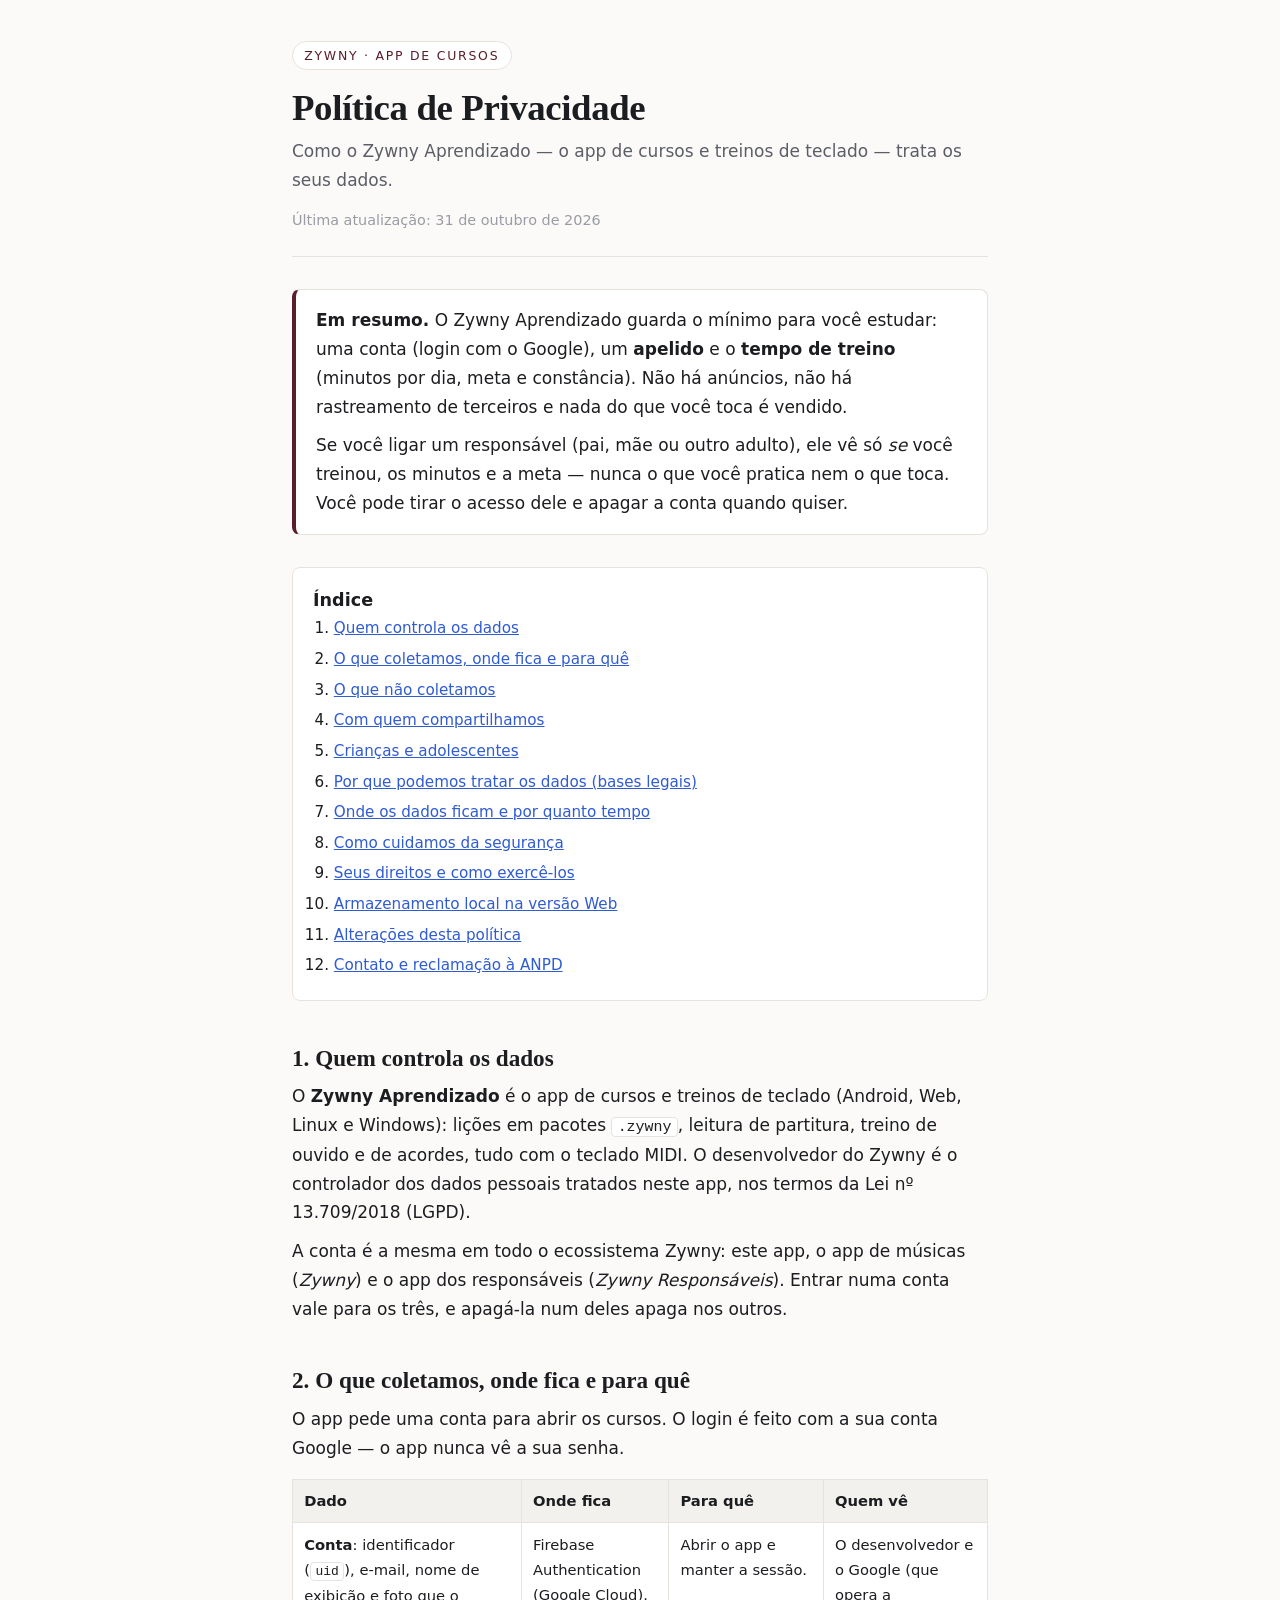
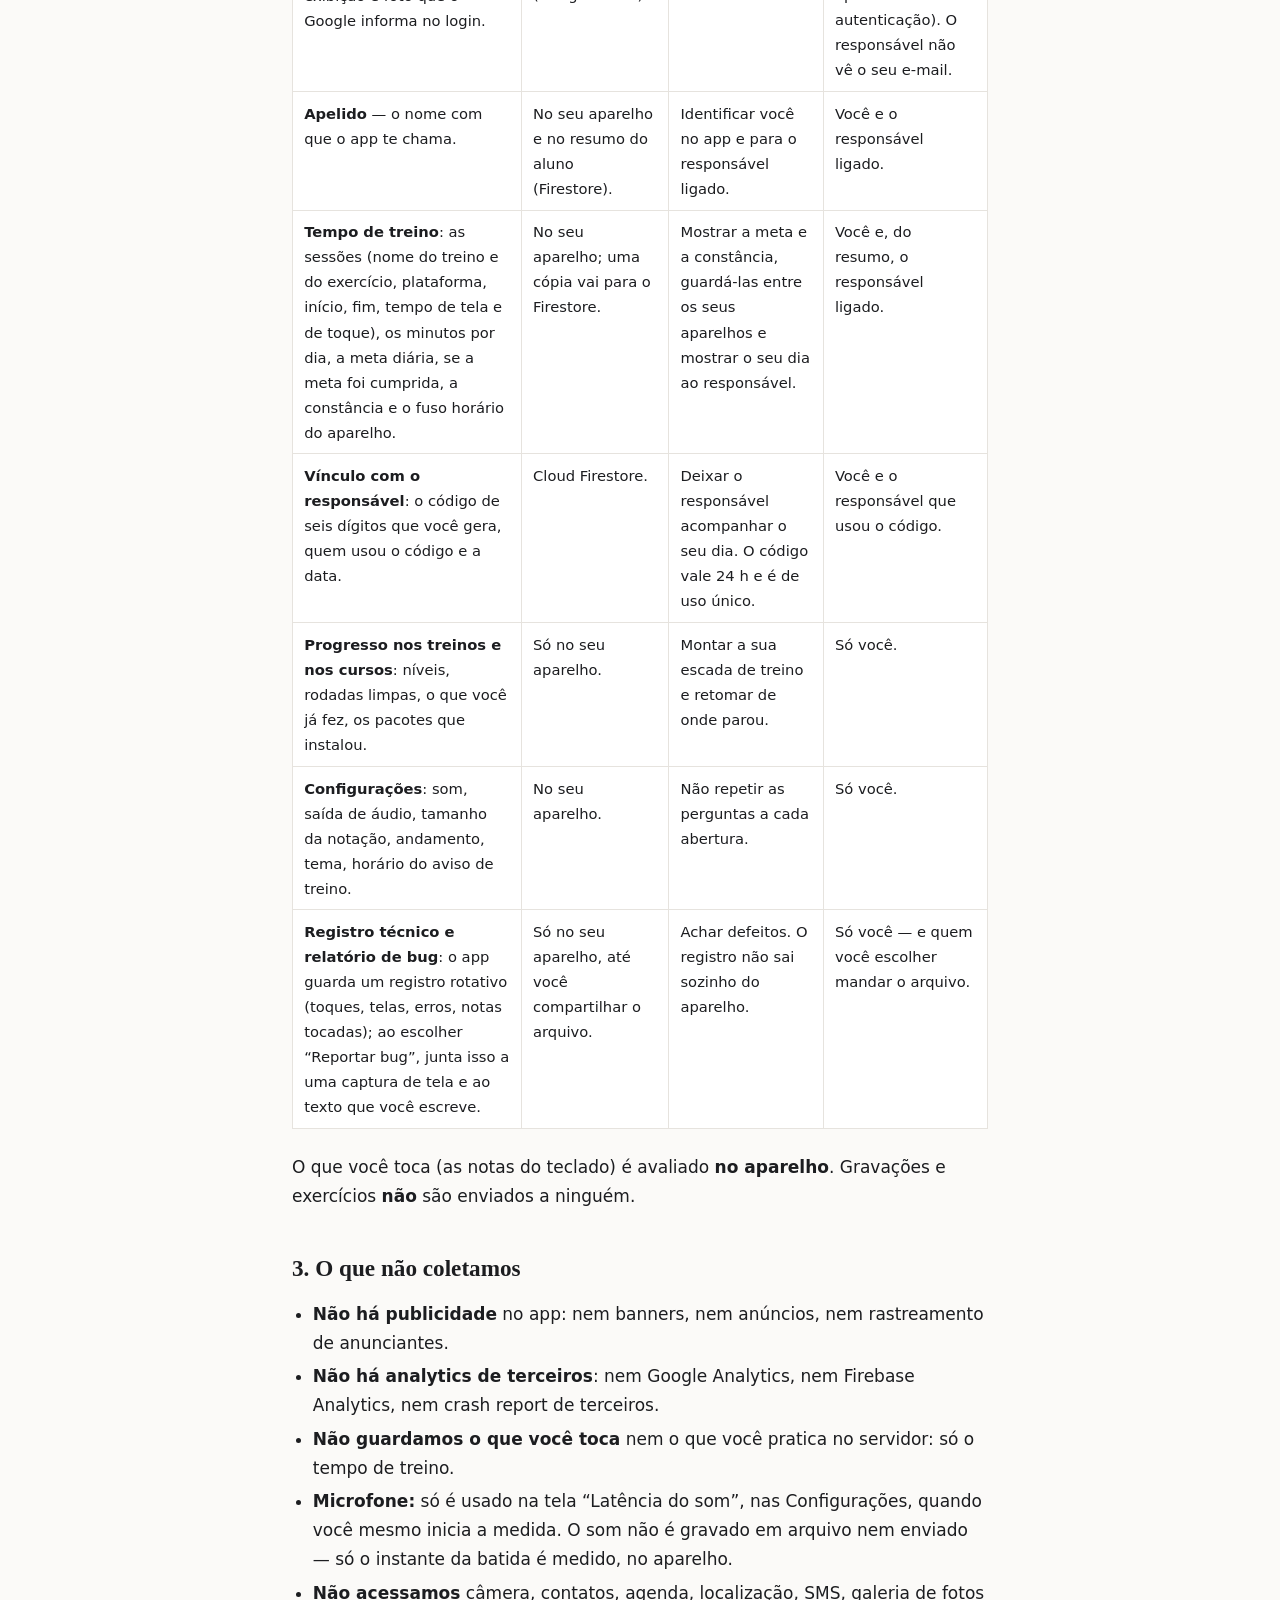
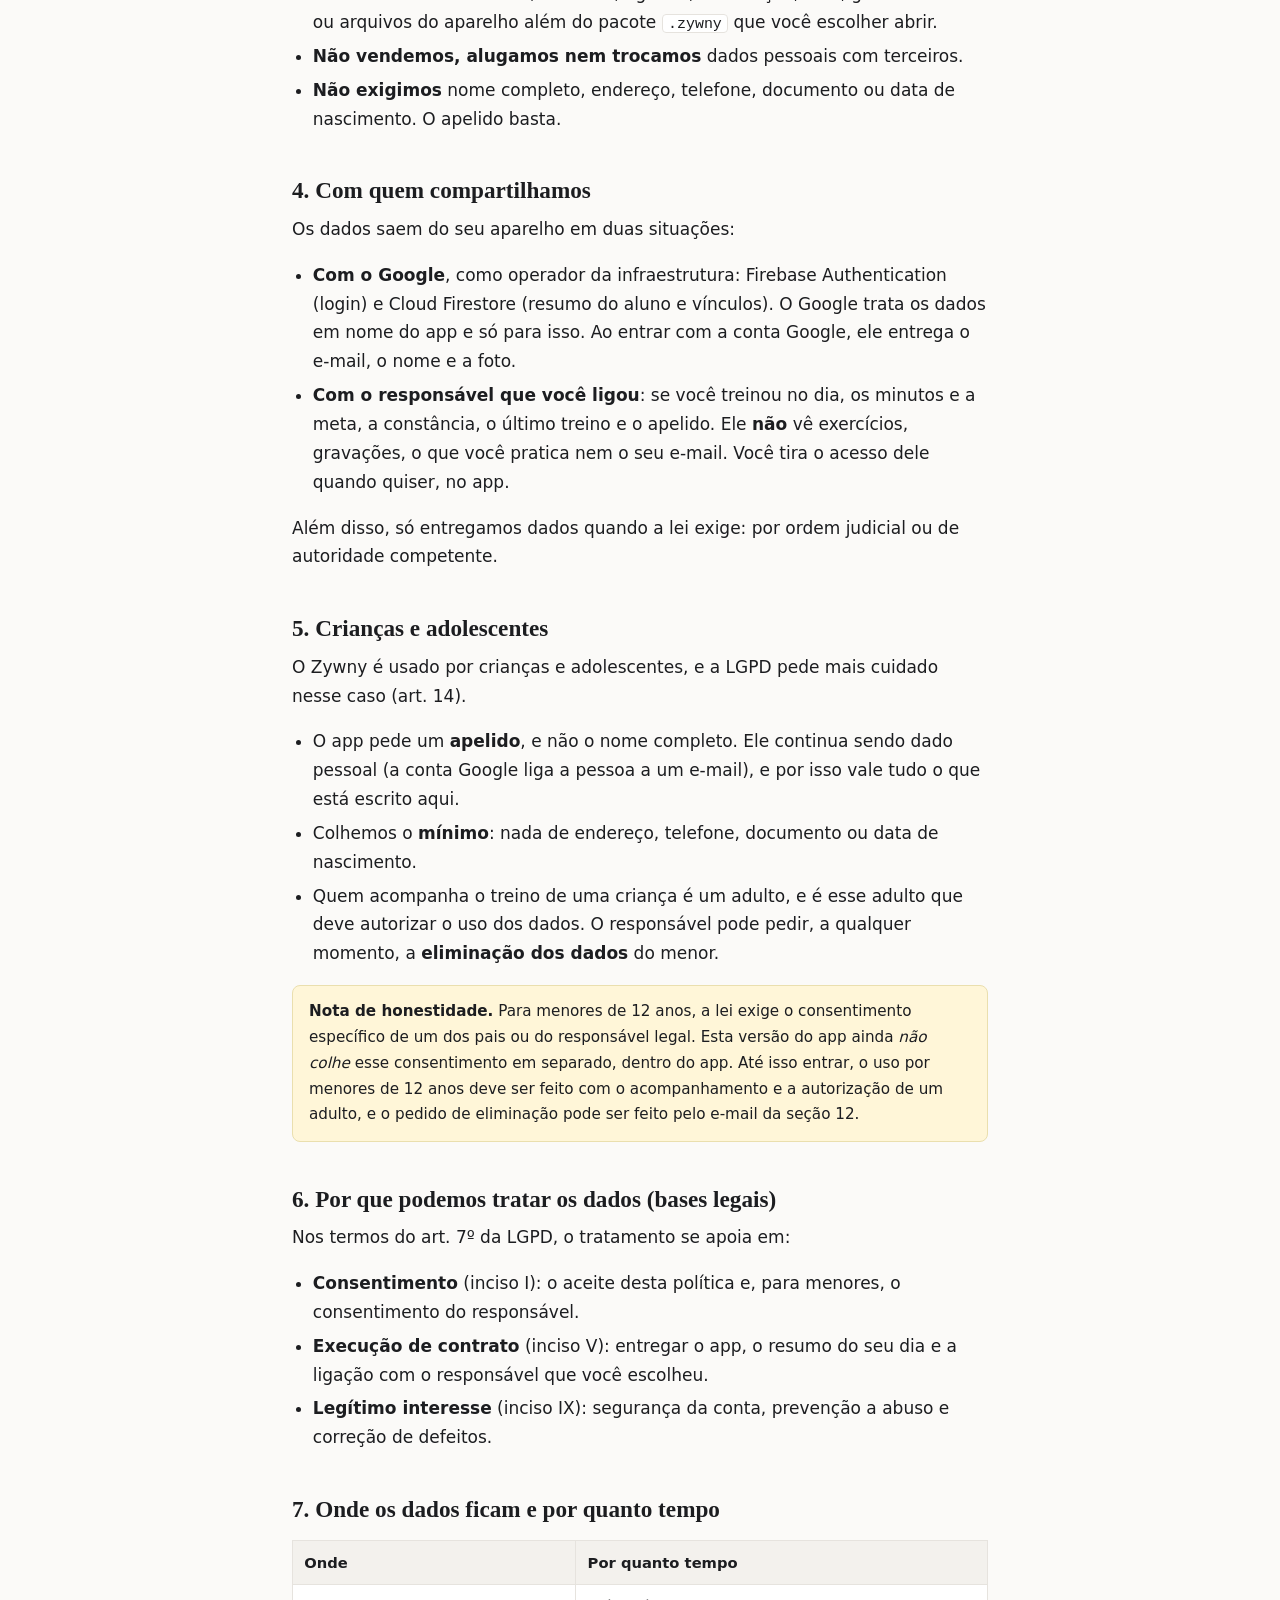
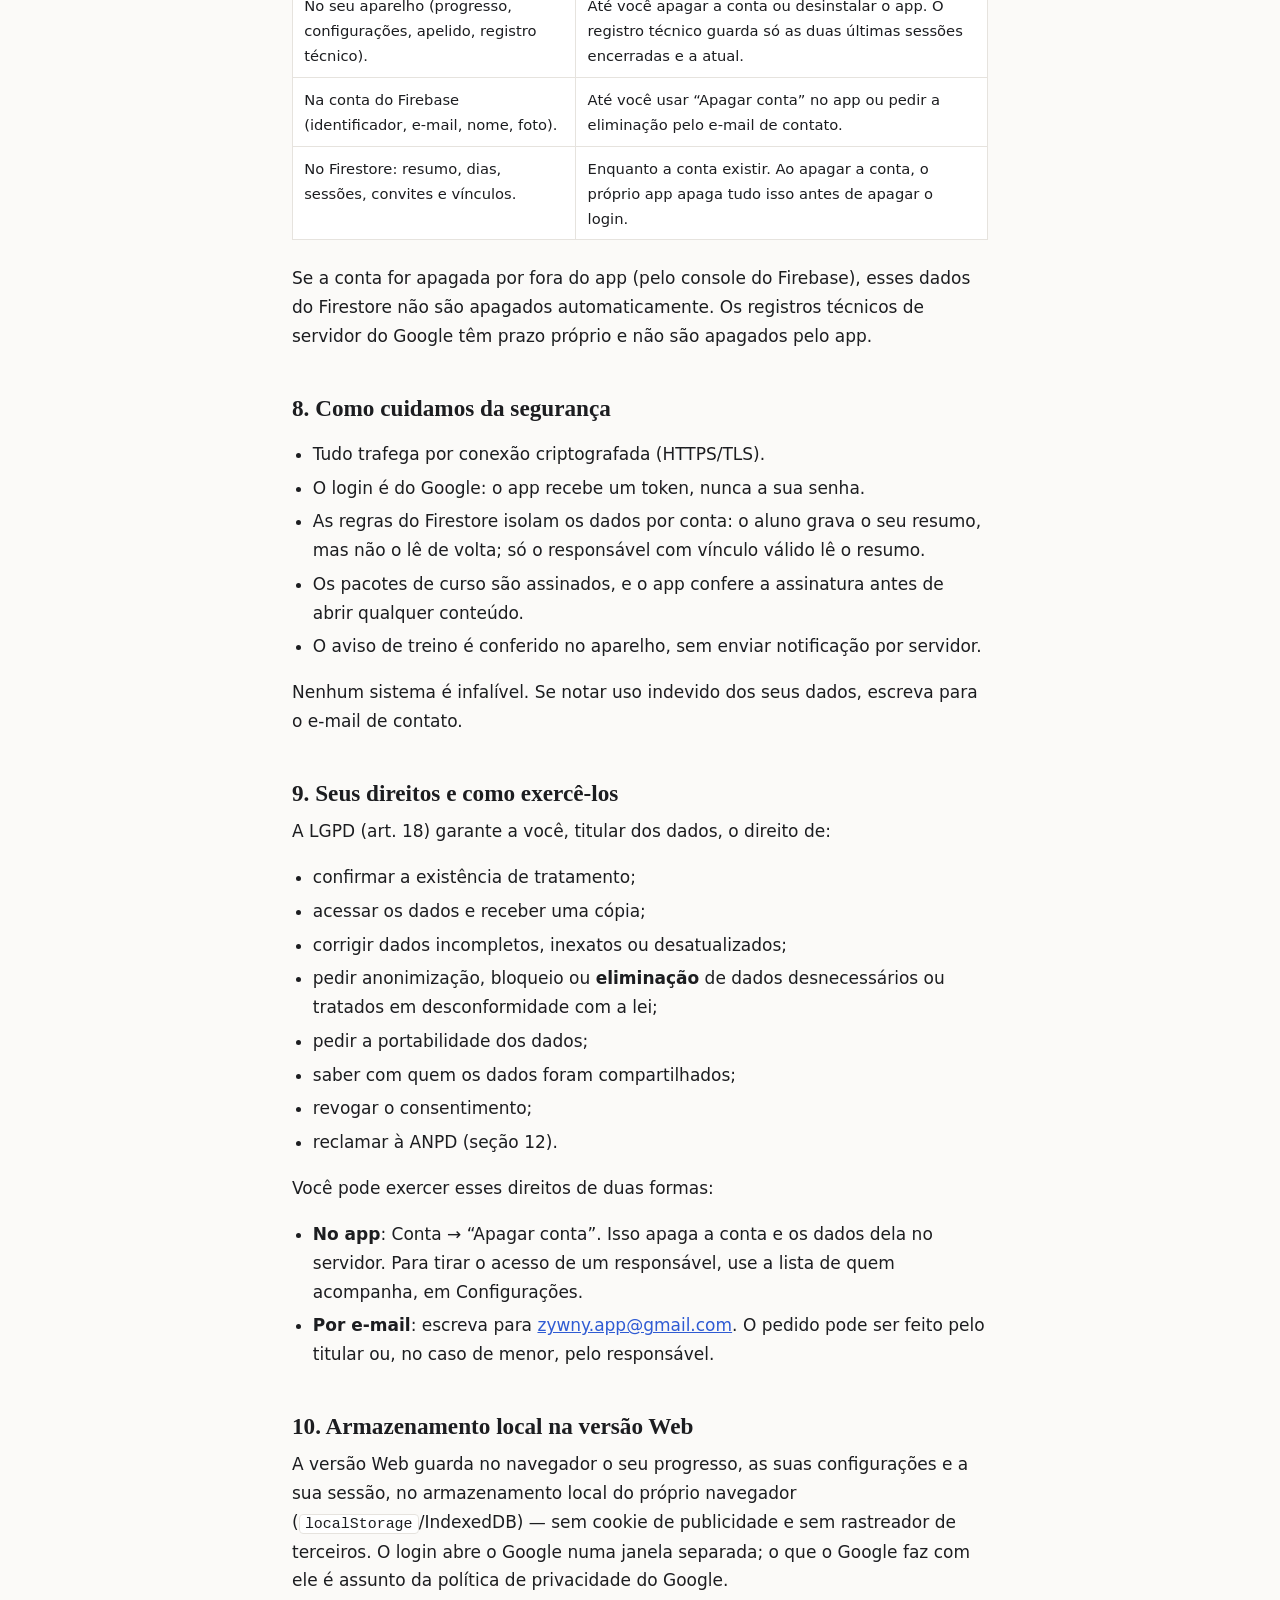
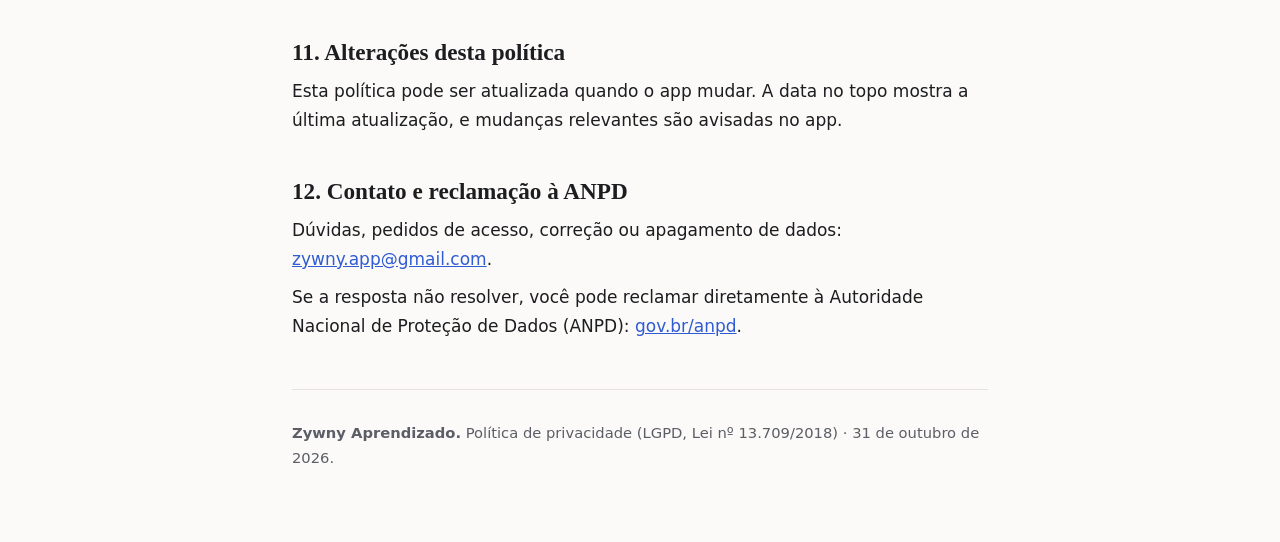
<file: aprendizado/index.html>
<!DOCTYPE html>
<html lang="pt-BR">
<head>
  <meta charset="UTF-8">
  <meta http-equiv="refresh" content="0; url=privacidade.html">
  <title>Zywny Aprendizado</title>
</head>
<body><p><a href="privacidade.html">Política de privacidade</a></p></body>
</html>
</file>
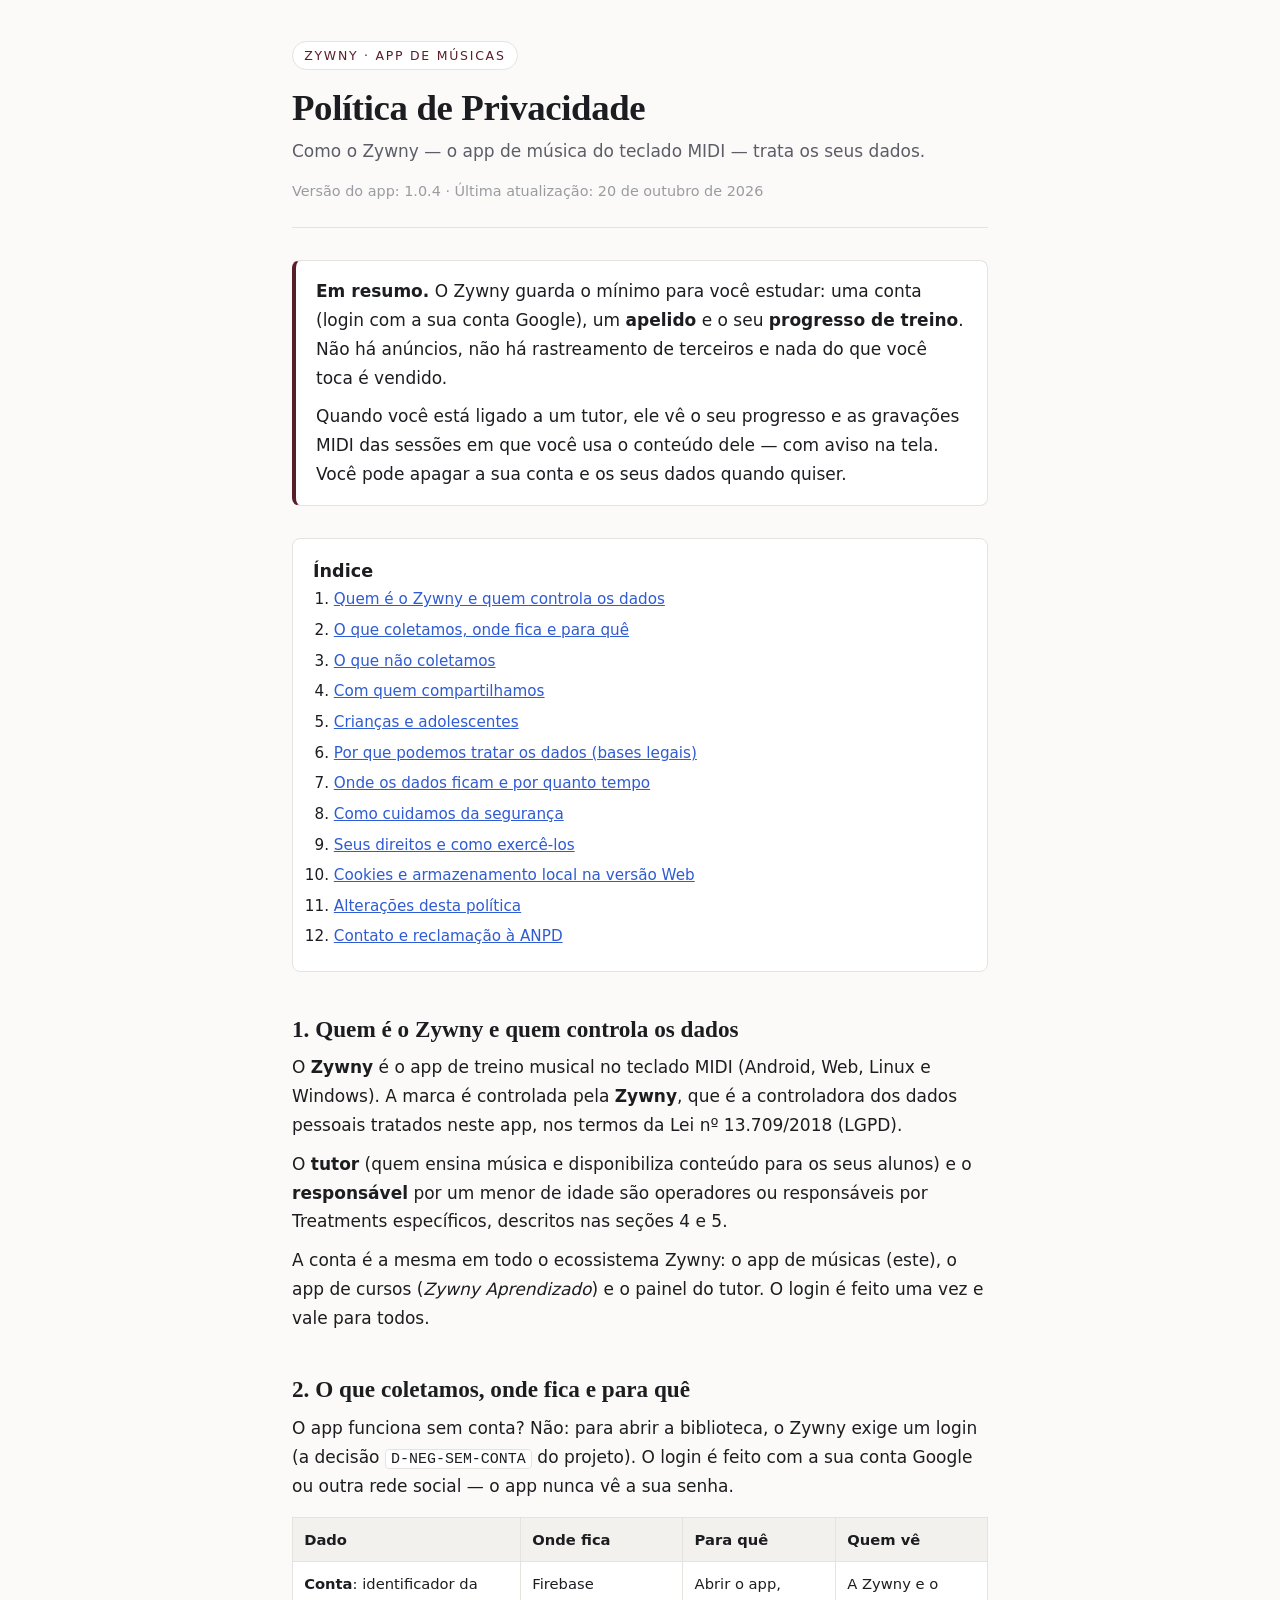
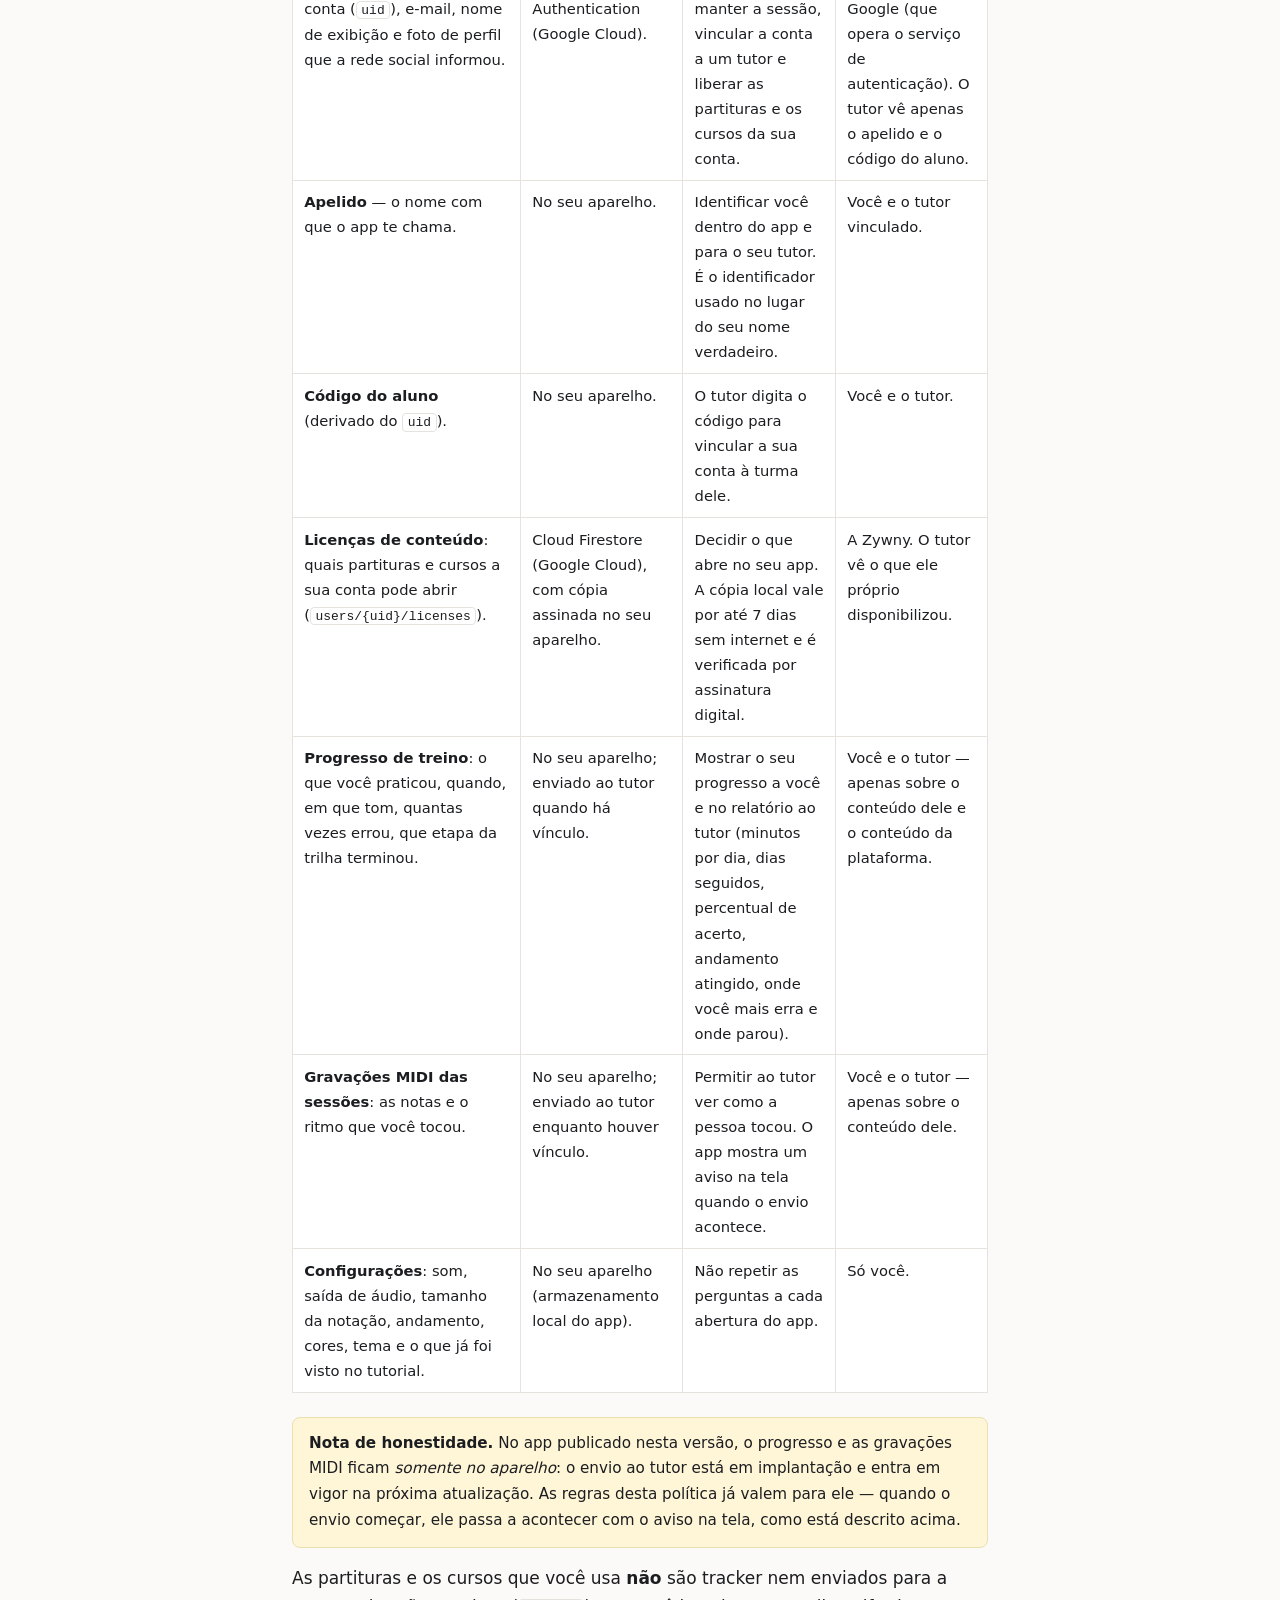
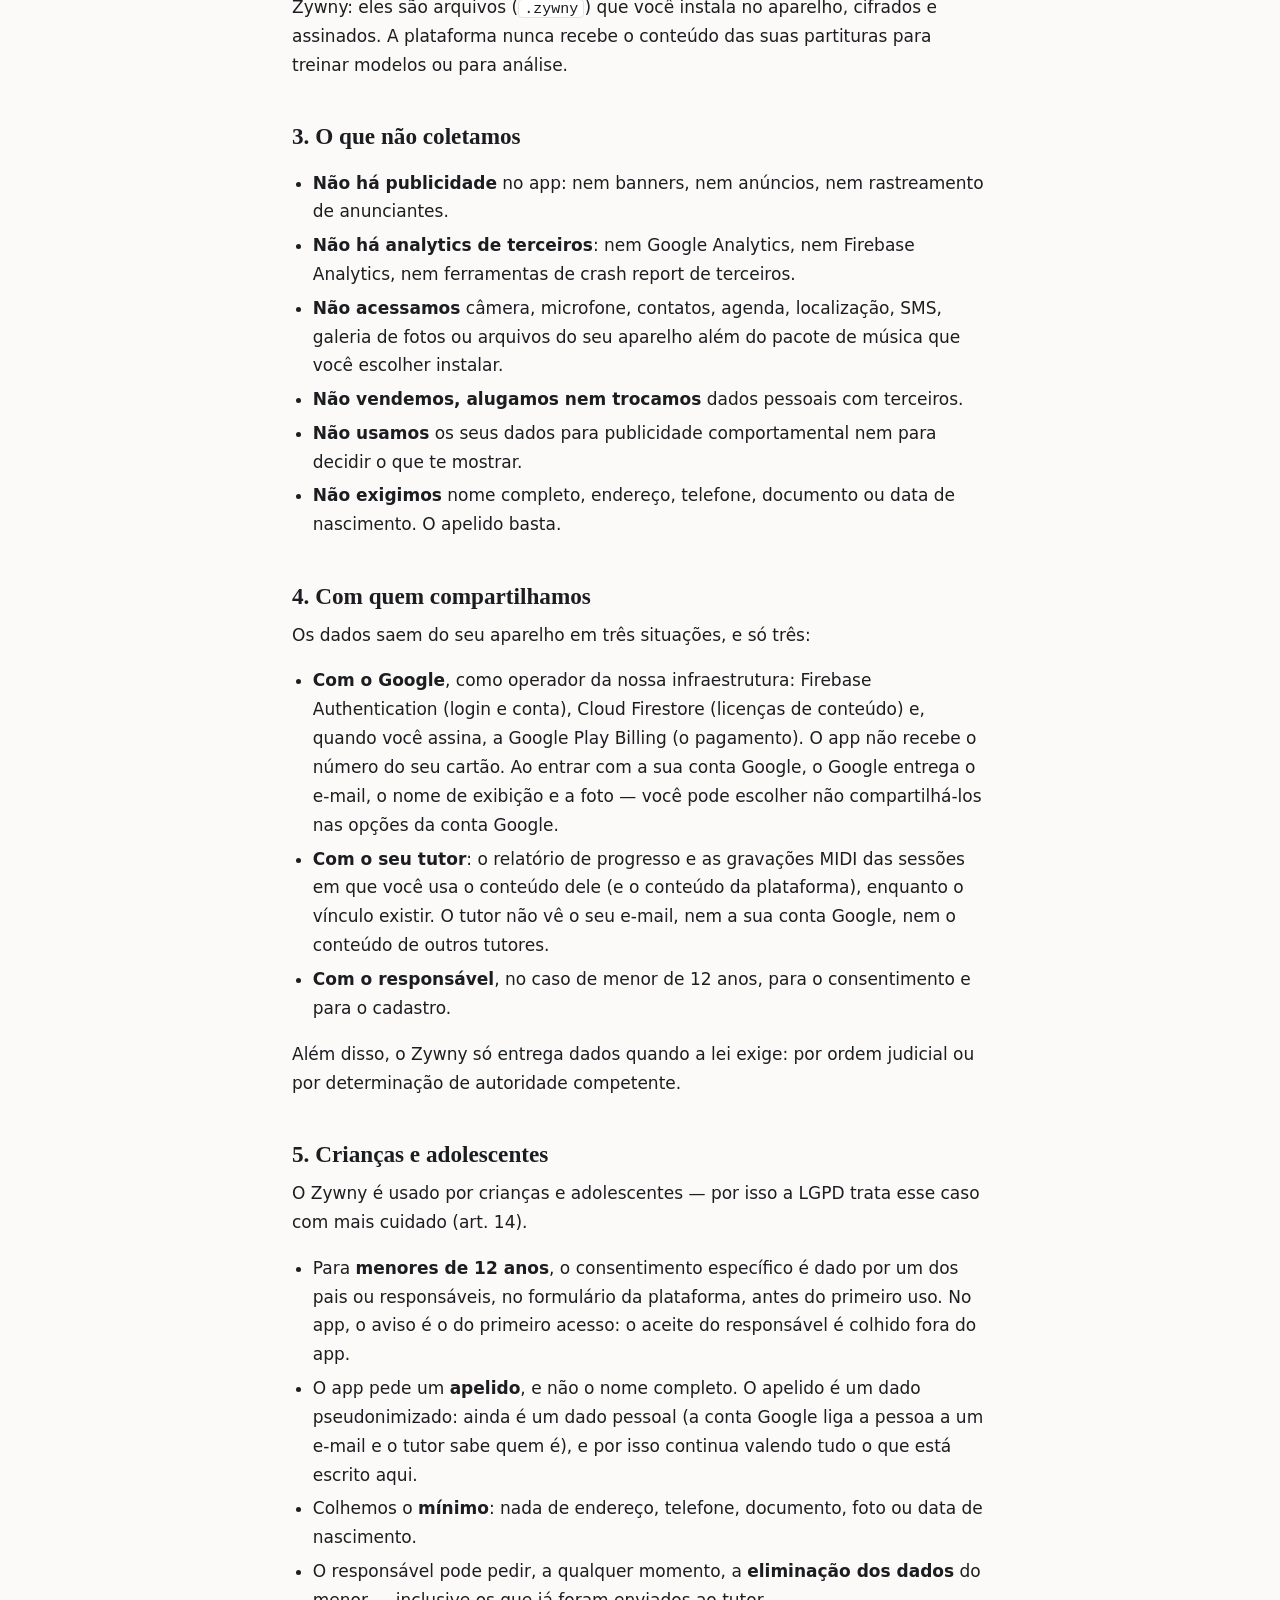
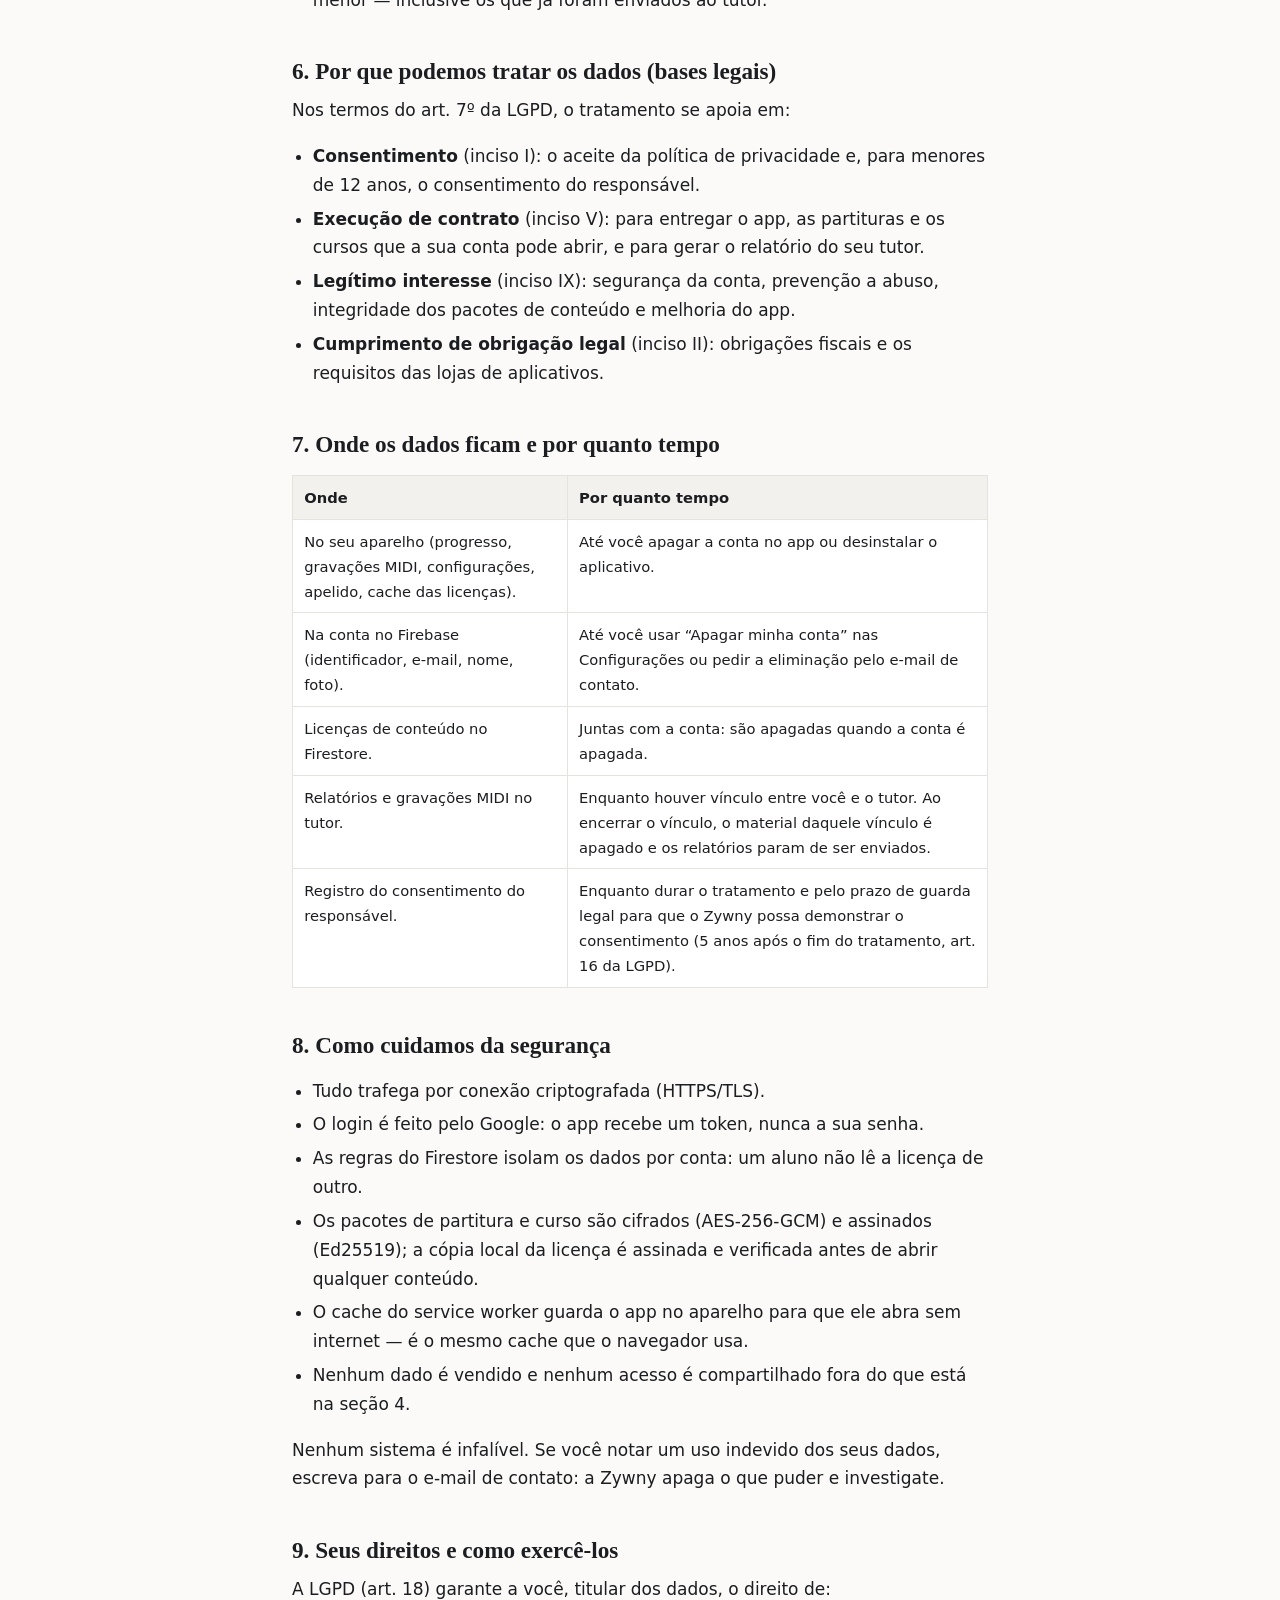
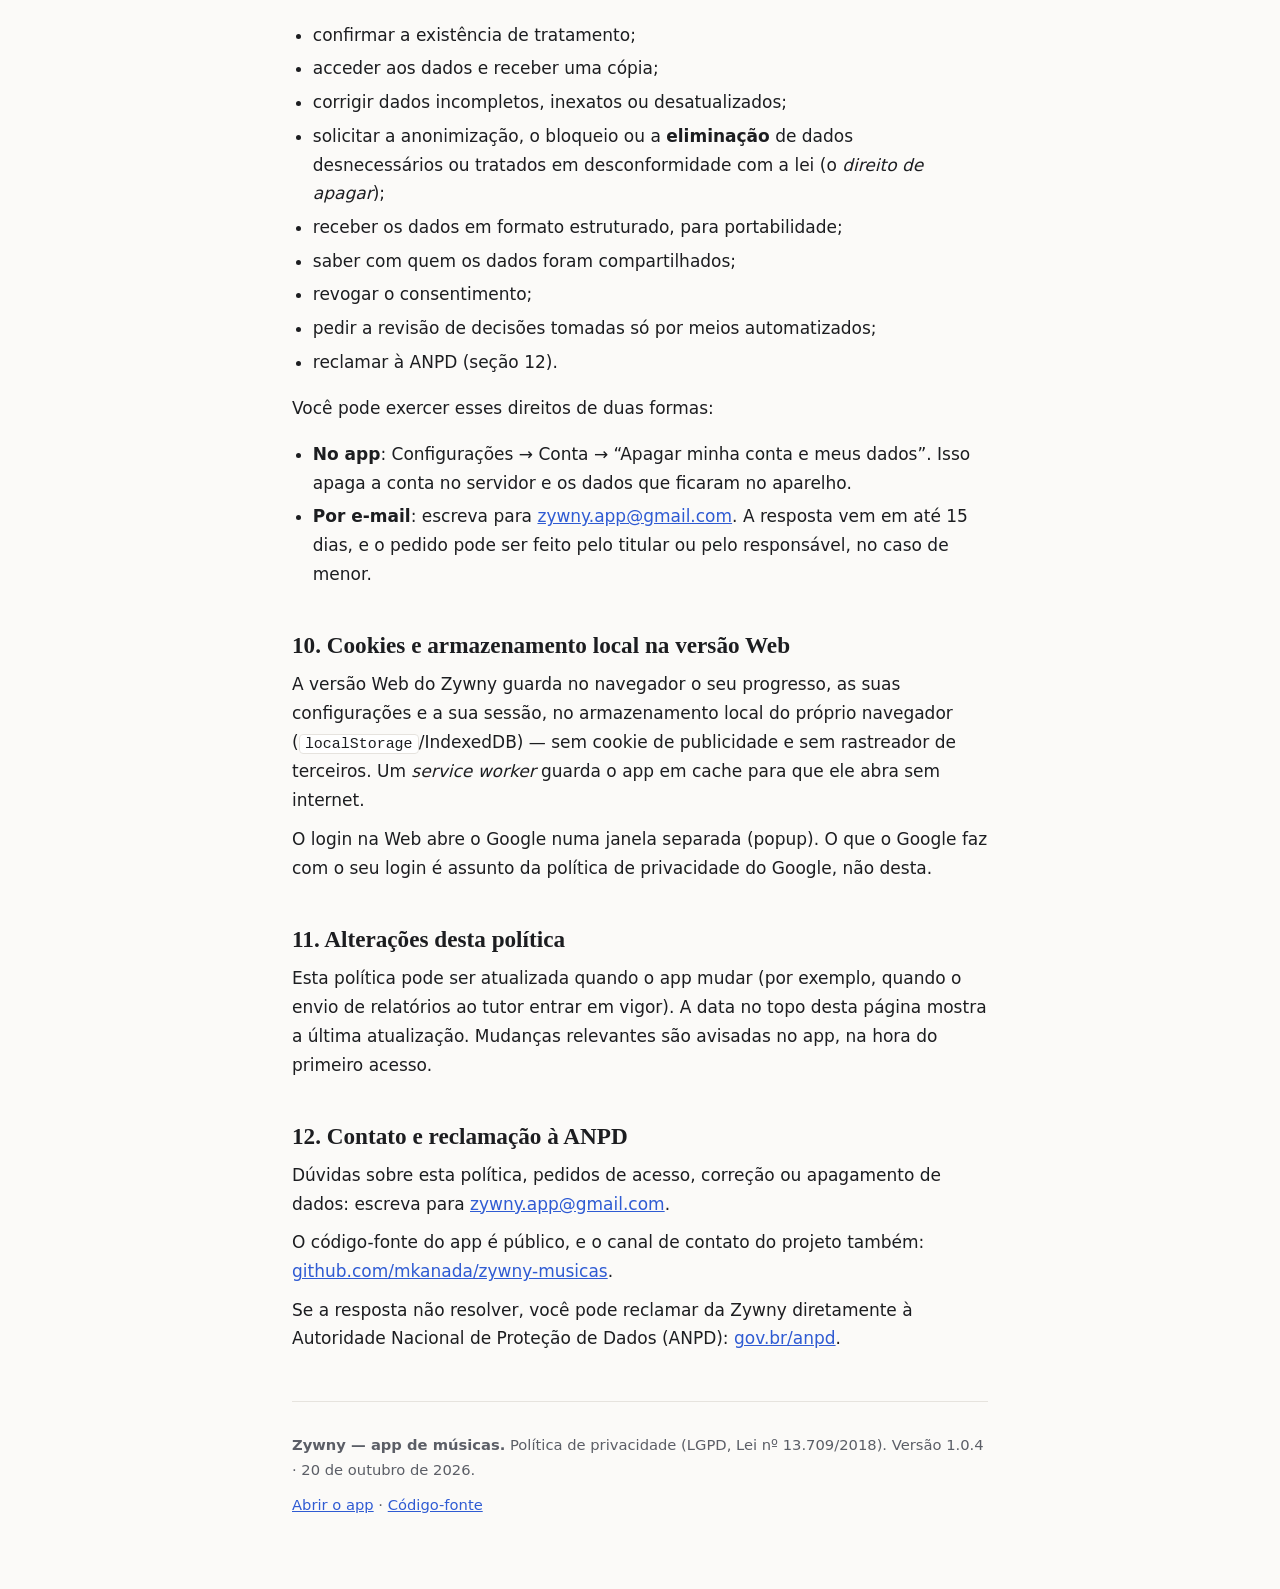
<file: privacidade.html>
<!DOCTYPE html>
<html lang="pt-BR">
<head>
  <meta charset="UTF-8">
  <meta name="viewport" content="width=device-width, initial-scale=1">
  <title>Política de Privacidade — Zywny (app de músicas)</title>
  <meta name="description" content="Como o app Zywny trata os dados: conta, apelido, progresso de treino, licenças de conteúdo e o que é compartilhado com o tutor. Política de privacidade (LGPD).">
  <meta name="theme-color" content="#5A1E2B">
  <link rel="icon" type="image/png" href="favicon.png">
  <style>
    /* A página é autocontida: nenhuma fonte, script ou imagem de terceiro.
       Uma política de privacidade não deve chamar o Google para mostrar texto. */
    :root {
      --tinta: #1C1D20;
      --tinta-2: #5B5E66;
      --tinta-3: #9A9CA3;
      --vinho: #5A1E2B;
      --azul: #2F5BD3;
      --azul-escuro: #1F3F9E;
      --fundo: #FBFAF8;
      --borda: #E6E3DE;
      --destaque: #FFF6D8;
    }

    * { box-sizing: border-box; }

    html { -webkit-text-size-adjust: 100%; }

    body {
      margin: 0;
      background: var(--fundo);
      color: var(--tinta);
      font-family: system-ui, -apple-system, "Segoe UI", Roboto, "Helvetica Neue", Arial, sans-serif;
      font-size: 17px;
      line-height: 1.7;
    }

    main {
      max-width: 46rem;
      margin: 0 auto;
      padding: 2.5rem 1.25rem 4rem;
    }

    header.capa {
      border-bottom: 1px solid var(--borda);
      padding-bottom: 1.5rem;
      margin-bottom: 2rem;
    }

    .selo {
      display: inline-block;
      font-size: .78rem;
      letter-spacing: .14em;
      text-transform: uppercase;
      color: var(--vinho);
      border: 1px solid var(--borda);
      border-radius: 999px;
      padding: .2rem .7rem;
      background: #fff;
    }

    h1 {
      font-family: Georgia, "Iowan Old Style", "Times New Roman", serif;
      font-size: 2.3rem;
      line-height: 1.2;
      margin: 1rem 0 .4rem;
      letter-spacing: -.01em;
    }

    .subtitulo { color: var(--tinta-2); margin: 0 0 .8rem; }

    .meta { color: var(--tinta-3); font-size: .9rem; margin: 0; }

    h2 {
      font-family: Georgia, "Iowan Old Style", "Times New Roman", serif;
      font-size: 1.45rem;
      line-height: 1.3;
      margin: 2.6rem 0 .6rem;
      scroll-margin-top: 1rem;
    }

    h3 { font-size: 1.05rem; margin: 1.6rem 0 .4rem; }

    p { margin: .6rem 0; }

    ul, ol { padding-left: 1.3rem; }
    li { margin: .3rem 0; }

    a { color: var(--azul); }
    a:hover { color: var(--azul-escuro); }

    code {
      font-family: ui-monospace, SFMono-Regular, Menlo, Consolas, monospace;
      font-size: .88em;
      background: #fff;
      border: 1px solid var(--borda);
      border-radius: 4px;
      padding: .05em .35em;
    }

    .resumo {
      background: #fff;
      border: 1px solid var(--borda);
      border-left: 4px solid var(--vinho);
      border-radius: 8px;
      padding: 1rem 1.25rem;
      margin: 1.5rem 0 2rem;
    }

    .resumo p:first-child { margin-top: 0; }
    .resumo p:last-child { margin-bottom: 0; }

    .sumario {
      background: #fff;
      border: 1px solid var(--borda);
      border-radius: 8px;
      padding: .5rem 1.25rem 1rem;
      margin: 0 0 2.5rem;
      font-size: .95rem;
    }

    .sumario h2 { margin: .8rem 0 .2rem; font-size: 1.1rem; font-family: inherit; font-weight: 700; }
    .sumario ol { margin: .2rem 0; }

    .tabela-envolucro { overflow-x: auto; margin: 1rem 0 1.5rem; }

    table {
      border-collapse: collapse;
      width: 100%;
      font-size: .92rem;
      background: #fff;
    }

    th, td {
      border: 1px solid var(--borda);
      padding: .55rem .7rem;
      text-align: left;
      vertical-align: top;
    }

    th { background: #F3F1ED; font-weight: 600; }

    .nota {
      background: var(--destaque);
      border: 1px solid #EADFAE;
      border-radius: 8px;
      padding: .8rem 1rem;
      font-size: .95rem;
      margin: 1rem 0;
    }

    .nota p:first-child { margin-top: 0; }
    .nota p:last-child { margin-bottom: 0; }

    footer {
      margin-top: 3rem;
      padding-top: 1.25rem;
      border-top: 1px solid var(--borda);
      color: var(--tinta-2);
      font-size: .92rem;
    }

    footer a { color: var(--azul); }

    @media (max-width: 34rem) {
      body { font-size: 16px; }
      h1 { font-size: 1.9rem; }
      main { padding: 1.75rem 1rem 3rem; }
    }

    @media print {
      body { background: #fff; font-size: 11pt; }
      .sumario { display: none; }
      a { color: inherit; text-decoration: none; }
      h2 { break-after: avoid; }
    }
  </style>
</head>
<body>
  <main>
    <header class="capa">
      <span class="selo">Zywny · app de músicas</span>
      <h1>Política de Privacidade</h1>
      <p class="subtitulo">
        Como o Zywny — o app de música do teclado MIDI — trata os seus dados.
      </p>
      <p class="meta">
        Versão do app: 1.0.4 · Última atualização: 20 de outubro de 2026
      </p>
    </header>

    <div class="resumo">
      <p><strong>Em resumo.</strong> O Zywny guarda o mínimo para você estudar:
      uma conta (login com a sua conta Google), um <strong>apelido</strong> e o
      seu <strong>progresso de treino</strong>. Não há anúncios, não há
      rastreamento de terceiros e nada do que você toca é vendido.</p>
      <p>Quando você está ligado a um tutor, ele vê o seu progresso e as
      gravações MIDI das sessões em que você usa o conteúdo dele — com aviso
      na tela. Você pode apagar a sua conta e os seus dados quando quiser.</p>
    </div>

    <nav class="sumario">
      <h2>Índice</h2>
      <ol>
        <li><a href="#controlador">Quem é o Zywny e quem controla os dados</a></li>
        <li><a href="#dados">O que coletamos, onde fica e para quê</a></li>
        <li><a href="#nao-coletamos">O que não coletamos</a></li>
        <li><a href="#compartilhamento">Com quem compartilhamos</a></li>
        <li><a href="#criancas">Crianças e adolescentes</a></li>
        <li><a href="#bases">Por que podemos tratar os dados (bases legais)</a></li>
        <li><a href="#retencao">Onde os dados ficam e por quanto tempo</a></li>
        <li><a href="#seguranca">Como cuidamos da segurança</a></li>
        <li><a href="#direitos">Seus direitos e como exercê-los</a></li>
        <li><a href="#web">Cookies e armazenamento local na versão Web</a></li>
        <li><a href="#alteracoes">Alterações desta política</a></li>
        <li><a href="#contato">Contato e reclamação à ANPD</a></li>
      </ol>
    </nav>

    <h2 id="controlador">1. Quem é o Zywny e quem controla os dados</h2>

    <p>
      O <strong>Zywny</strong> é o app de treino musical no teclado MIDI
      (Android, Web, Linux e Windows). A marca é controlada pela
      <strong>Zywny</strong>, que é a controladora dos dados pessoais tratados
      neste app, nos termos da Lei nº 13.709/2018 (LGPD).
    </p>

    <p>
      O <strong>tutor</strong> (quem ensina música e disponibiliza conteúdo
      para os seus alunos) e o <strong>responsável</strong> por um menor de
      idade são operadores ou responsáveis por Treatments específicos,
      descritos nas seções 4 e 5.
    </p>

    <p>
      A conta é a mesma em todo o ecossistema Zywny: o app de músicas (este),
      o app de cursos (<em>Zywny Aprendizado</em>) e o painel do tutor. O login
      é feito uma vez e vale para todos.
    </p>

    <h2 id="dados">2. O que coletamos, onde fica e para quê</h2>

    <p>
      O app funciona sem conta? Não: para abrir a biblioteca, o Zywny exige um
      login (a decisão <code>D-NEG-SEM-CONTA</code> do projeto). O login é
      feito com a sua conta Google ou outra rede social — o app nunca vê a sua
      senha.
    </p>

    <div class="tabela-envolucro">
      <table>
        <thead>
          <tr>
            <th>Dado</th>
            <th>Onde fica</th>
            <th>Para quê</th>
            <th>Quem vê</th>
          </tr>
        </thead>
        <tbody>
          <tr>
            <td>
              <strong>Conta</strong>: identificador da conta (<code>uid</code>),
              e-mail, nome de exibição e foto de perfil que a rede social
              informou.
            </td>
            <td>Firebase Authentication (Google Cloud).</td>
            <td>Abrir o app, manter a sessão, vincular a conta a um tutor e
              liberar as partituras e os cursos da sua conta.</td>
            <td>A Zywny e o Google (que opera o serviço de autenticação). O
              tutor vê apenas o apelido e o código do aluno.</td>
          </tr>
          <tr>
            <td><strong>Apelido</strong> — o nome com que o app te chama.</td>
            <td>No seu aparelho.</td>
            <td>Identificar você dentro do app e para o seu tutor. É o
              identificador usado no lugar do seu nome verdadeiro.</td>
            <td>Você e o tutor vinculado.</td>
          </tr>
          <tr>
            <td><strong>Código do aluno</strong> (derivado do
              <code>uid</code>).</td>
            <td>No seu aparelho.</td>
            <td>O tutor digita o código para vincular a sua conta à turma
              dele.</td>
            <td>Você e o tutor.</td>
          </tr>
          <tr>
            <td>
              <strong>Licenças de conteúdo</strong>: quais partituras e cursos
              a sua conta pode abrir
              (<code>users/{uid}/licenses</code>).
            </td>
            <td>Cloud Firestore (Google Cloud), com cópia assinada no seu
              aparelho.</td>
            <td>Decidir o que abre no seu app. A cópia local vale por até
              7 dias sem internet e é verificada por assinatura digital.</td>
            <td>A Zywny. O tutor vê o que ele próprio disponibilizou.</td>
          </tr>
          <tr>
            <td>
              <strong>Progresso de treino</strong>: o que você praticou, quando,
              em que tom, quantas vezes errou, que etapa da trilha terminou.
            </td>
            <td>No seu aparelho; enviado ao tutor quando há vínculo.</td>
            <td>Mostrar o seu progresso a você e no relatório ao tutor
              (minutos por dia, dias seguidos, percentual de acerto,
              andamento atingido, onde você mais erra e onde parou).</td>
            <td>Você e o tutor — apenas sobre o conteúdo dele e o conteúdo da
              plataforma.</td>
          </tr>
          <tr>
            <td>
              <strong>Gravações MIDI das sessões</strong>: as notas e o ritmo
              que você tocou.
            </td>
            <td>No seu aparelho; enviado ao tutor enquanto houver vínculo.</td>
            <td>Permitir ao tutor ver como a pessoa tocou. O app mostra um
              aviso na tela quando o envio acontece.</td>
            <td>Você e o tutor — apenas sobre o conteúdo dele.</td>
          </tr>
          <tr>
            <td>
              <strong>Configurações</strong>: som, saída de áudio, tamanho da
              notação, andamento, cores, tema e o que já foi visto no tutorial.
            </td>
            <td>No seu aparelho (armazenamento local do app).</td>
            <td>Não repetir as perguntas a cada abertura do app.</td>
            <td>Só você.</td>
          </tr>
        </tbody>
      </table>
    </div>

    <div class="nota">
      <p><strong>Nota de honestidade.</strong> No app publicado nesta versão, o
      progresso e as gravações MIDI ficam <em>somente no aparelho</em>: o envio
      ao tutor está em implantação e entra em vigor na próxima atualização. As
      regras desta política já valem para ele — quando o envio começar, ele
      passa a acontecer com o aviso na tela, como está descrito acima.</p>
    </div>

    <p>
      As partituras e os cursos que você usa <strong>não</strong> são
      tracker nem enviados para a Zywny: eles são arquivos
      (<code>.zywny</code>) que você instala no aparelho, cifrados e
      assinados. A plataforma nunca recebe o conteúdo das suas partituras
      para treinar modelos ou para análise.
    </p>

    <h2 id="nao-coletamos">3. O que não coletamos</h2>

    <ul>
      <li><strong>Não há publicidade</strong> no app: nem banners, nem
        anúncios, nem rastreamento de anunciantes.</li>
      <li><strong>Não há analytics de terceiros</strong>: nem Google
        Analytics, nem Firebase Analytics, nem ferramentas de crash report de
        terceiros.</li>
      <li><strong>Não acessamos</strong> câmera, microfone, contatos, agenda,
        localização, SMS, galeria de fotos ou arquivos do seu aparelho além
        do pacote de música que você escolher instalar.</li>
      <li><strong>Não vendemos, alugamos nem trocamos</strong> dados pessoais
        com terceiros.</li>
      <li><strong>Não usamos</strong> os seus dados para publicidade
        comportamental nem para decidir o que te mostrar.</li>
      <li><strong>Não exigimos</strong> nome completo, endereço, telefone,
        documento ou data de nascimento. O apelido basta.</li>
    </ul>

    <h2 id="compartilhamento">4. Com quem compartilhamos</h2>

    <p>Os dados saem do seu aparelho em três situações, e só três:</p>

    <ul>
      <li>
        <strong>Com o Google</strong>, como operador da nossa infraestrutura:
        Firebase Authentication (login e conta), Cloud Firestore (licenças de
        conteúdo) e, quando você assina, a Google Play Billing (o
        pagamento). O app não recebe o número do seu cartão. Ao entrar com a
        sua conta Google, o Google entrega o e-mail, o nome de exibição e a
        foto — você pode escolher não compartilhá-los nas opções da conta
        Google.
      </li>
      <li>
        <strong>Com o seu tutor</strong>: o relatório de progresso e as
        gravações MIDI das sessões em que você usa o conteúdo dele (e o
        conteúdo da plataforma), enquanto o vínculo existir. O tutor não vê o
        seu e-mail, nem a sua conta Google, nem o conteúdo de outros tutores.
      </li>
      <li>
        <strong>Com o responsável</strong>, no caso de menor de 12 anos, para o
        consentimento e para o cadastro.
      </li>
    </ul>

    <p>
      Além disso, o Zywny só entrega dados quando a lei exige: por ordem
      judicial ou por determinação de autoridade competente.
    </p>

    <h2 id="criancas">5. Crianças e adolescentes</h2>

    <p>
      O Zywny é usado por crianças e adolescentes — por isso a LGPD trata
      esse caso com mais cuidado (art. 14).
    </p>

    <ul>
      <li>
        Para <strong>menores de 12 anos</strong>, o consentimento específico é
        dado por um dos pais ou responsáveis, no formulário da plataforma,
        antes do primeiro uso. No app, o aviso é o do primeiro acesso: o
        aceite do responsável é colhido fora do app.
      </li>
      <li>
        O app pede um <strong>apelido</strong>, e não o nome completo. O
        apelido é um dado pseudonimizado: ainda é um dado pessoal (a conta
        Google liga a pessoa a um e-mail e o tutor sabe quem é), e por isso
        continua valendo tudo o que está escrito aqui.
      </li>
      <li>
        Colhemos o <strong>mínimo</strong>: nada de endereço, telefone,
        documento, foto ou data de nascimento.
      </li>
      <li>
        O responsável pode pedir, a qualquer momento, a <strong>eliminação dos
        dados</strong> do menor — inclusive os que já foram enviados ao tutor.
      </li>
    </ul>

    <h2 id="bases">6. Por que podemos tratar os dados (bases legais)</h2>

    <p>Nos termos do art. 7º da LGPD, o tratamento se apoia em:</p>

    <ul>
      <li><strong>Consentimento</strong> (inciso I): o aceite da política de
        privacidade e, para menores de 12 anos, o consentimento do
        responsável.</li>
      <li><strong>Execução de contrato</strong> (inciso V): para entregar o
        app, as partituras e os cursos que a sua conta pode abrir, e para
        gerar o relatório do seu tutor.</li>
      <li><strong>Legítimo interesse</strong> (inciso IX): segurança da conta,
        prevenção a abuso, integridade dos pacotes de conteúdo e melhoria do
        app.</li>
      <li><strong>Cumprimento de obrigação legal</strong> (inciso II):
        obrigações fiscais e os requisitos das lojas de aplicativos.</li>
    </ul>

    <h2 id="retencao">7. Onde os dados ficam e por quanto tempo</h2>

    <div class="tabela-envolucro">
      <table>
        <thead>
          <tr>
            <th>Onde</th>
            <th>Por quanto tempo</th>
          </tr>
        </thead>
        <tbody>
          <tr>
            <td>No seu aparelho (progresso, gravações MIDI, configurações,
              apelido, cache das licenças).</td>
            <td>Até você apagar a conta no app ou desinstalar o aplicativo.</td>
          </tr>
          <tr>
            <td>Na conta no Firebase (identificador, e-mail, nome, foto).</td>
            <td>Até você usar “Apagar minha conta” nas Configurações ou pedir a
              eliminação pelo e-mail de contato.</td>
          </tr>
          <tr>
            <td>Licenças de conteúdo no Firestore.</td>
            <td>Juntas com a conta: são apagadas quando a conta é apagada.</td>
          </tr>
          <tr>
            <td>Relatórios e gravações MIDI no tutor.</td>
            <td>Enquanto houver vínculo entre você e o tutor. Ao encerrar o
              vínculo, o material daquele vínculo é apagado e os relatórios
              param de ser enviados.</td>
          </tr>
          <tr>
            <td>Registro do consentimento do responsável.</td>
            <td>Enquanto durar o tratamento e pelo prazo de guarda legal para
              que o Zywny possa demonstrar o consentimento (5 anos após o fim
              do tratamento, art. 16 da LGPD).</td>
          </tr>
        </tbody>
      </table>
    </div>

    <h2 id="seguranca">8. Como cuidamos da segurança</h2>

    <ul>
      <li>Tudo trafega por conexão criptografada (HTTPS/TLS).</li>
      <li>O login é feito pelo Google: o app recebe um token, nunca a sua
        senha.</li>
      <li>As regras do Firestore isolam os dados por conta: um aluno não lê a
        licença de outro.</li>
      <li>Os pacotes de partitura e curso são cifrados (AES-256-GCM) e
        assinados (Ed25519); a cópia local da licença é assinada e verificada
        antes de abrir qualquer conteúdo.</li>
      <li>O cache do service worker guarda o app no aparelho para que ele
        abra sem internet — é o mesmo cache que o navegador usa.</li>
      <li>Nenhum dado é vendido e nenhum acesso é compartilhado fora do que
        está na seção 4.</li>
    </ul>

    <p>
      Nenhum sistema é infalível. Se você notar um uso indevido dos seus
      dados, escreva para o e-mail de contato: a Zywny apaga o que puder e
      investigate.
    </p>

    <h2 id="direitos">9. Seus direitos e como exercê-los</h2>

    <p>
      A LGPD (art. 18) garante a você, titular dos dados, o direito de:
    </p>

    <ul>
      <li>confirmar a existência de tratamento;</li>
      <li>acceder aos dados e receber uma cópia;</li>
      <li>corrigir dados incompletos, inexatos ou desatualizados;</li>
      <li>solicitar a anonimização, o bloqueio ou a <strong>eliminação</strong>
        de dados desnecessários ou tratados em desconformidade com a lei
        (o <em>direito de apagar</em>);</li>
      <li>receber os dados em formato estruturado, para portabilidade;</li>
      <li>saber com quem os dados foram compartilhados;</li>
      <li>revogar o consentimento;</li>
      <li>pedir a revisão de decisões tomadas só por meios automatizados;</li>
      <li>reclamar à ANPD (seção 12).</li>
    </ul>

    <p>Você pode exercer esses direitos de duas formas:</p>

    <ul>
      <li>
        <strong>No app</strong>: Configurações → Conta → “Apagar minha conta
        e meus dados”. Isso apaga a conta no servidor e os dados que ficaram
        no aparelho.
      </li>
      <li>
        <strong>Por e-mail</strong>: escreva para
        <a href="mailto:zywny.app@gmail.com">zywny.app@gmail.com</a>. A
        resposta vem em até 15 dias, e o pedido pode ser feito pelo titular ou
        pelo responsável, no caso de menor.
      </li>
    </ul>

    <h2 id="web">10. Cookies e armazenamento local na versão Web</h2>

    <p>
      A versão Web do Zywny guarda no navegador o seu progresso, as suas
      configurações e a sua sessão, no armazenamento local do próprio
      navegador (<code>localStorage</code>/IndexedDB) — sem cookie de
      publicidade e sem rastreador de terceiros. Um <em>service worker</em>
      guarda o app em cache para que ele abra sem internet.
    </p>

    <p>
      O login na Web abre o Google numa janela separada (popup). O que o Google
      faz com o seu login é assunto da política de privacidade do Google, não
      desta.
    </p>

    <h2 id="alteracoes">11. Alterações desta política</h2>

    <p>
      Esta política pode ser atualizada quando o app mudar (por exemplo, quando
      o envio de relatórios ao tutor entrar em vigor). A data no topo desta
      página mostra a última atualização. Mudanças relevantes são avisadas no
      app, na hora do primeiro acesso.
    </p>

    <h2 id="contato">12. Contato e reclamação à ANPD</h2>

    <p>
      Dúvidas sobre esta política, pedidos de acesso, correção ou apagamento
      de dados: escreva para
      <a href="mailto:zywny.app@gmail.com">zywny.app@gmail.com</a>.
    </p>

    <p>
      O código-fonte do app é público, e o canal de contato do projeto também:
      <a href="https://github.com/mkanada/zywny-musicas">github.com/mkanada/zywny-musicas</a>.
    </p>

    <p>
      Se a resposta não resolver, você pode reclamar da Zywny diretamente à
      Autoridade Nacional de Proteção de Dados (ANPD):
      <a href="https://www.gov.br/anpd">gov.br/anpd</a>.
    </p>

    <footer>
      <p>
        <strong>Zywny — app de músicas.</strong> Política de privacidade
        (LGPD, Lei nº 13.709/2018). Versão 1.0.4 · 20 de outubro de 2026.
      </p>
      <p>
        <a href="./">Abrir o app</a> ·
        <a href="https://github.com/mkanada/zywny-musicas">Código-fonte</a>
      </p>
    </footer>
  </main>
</body>
</html>
</file>
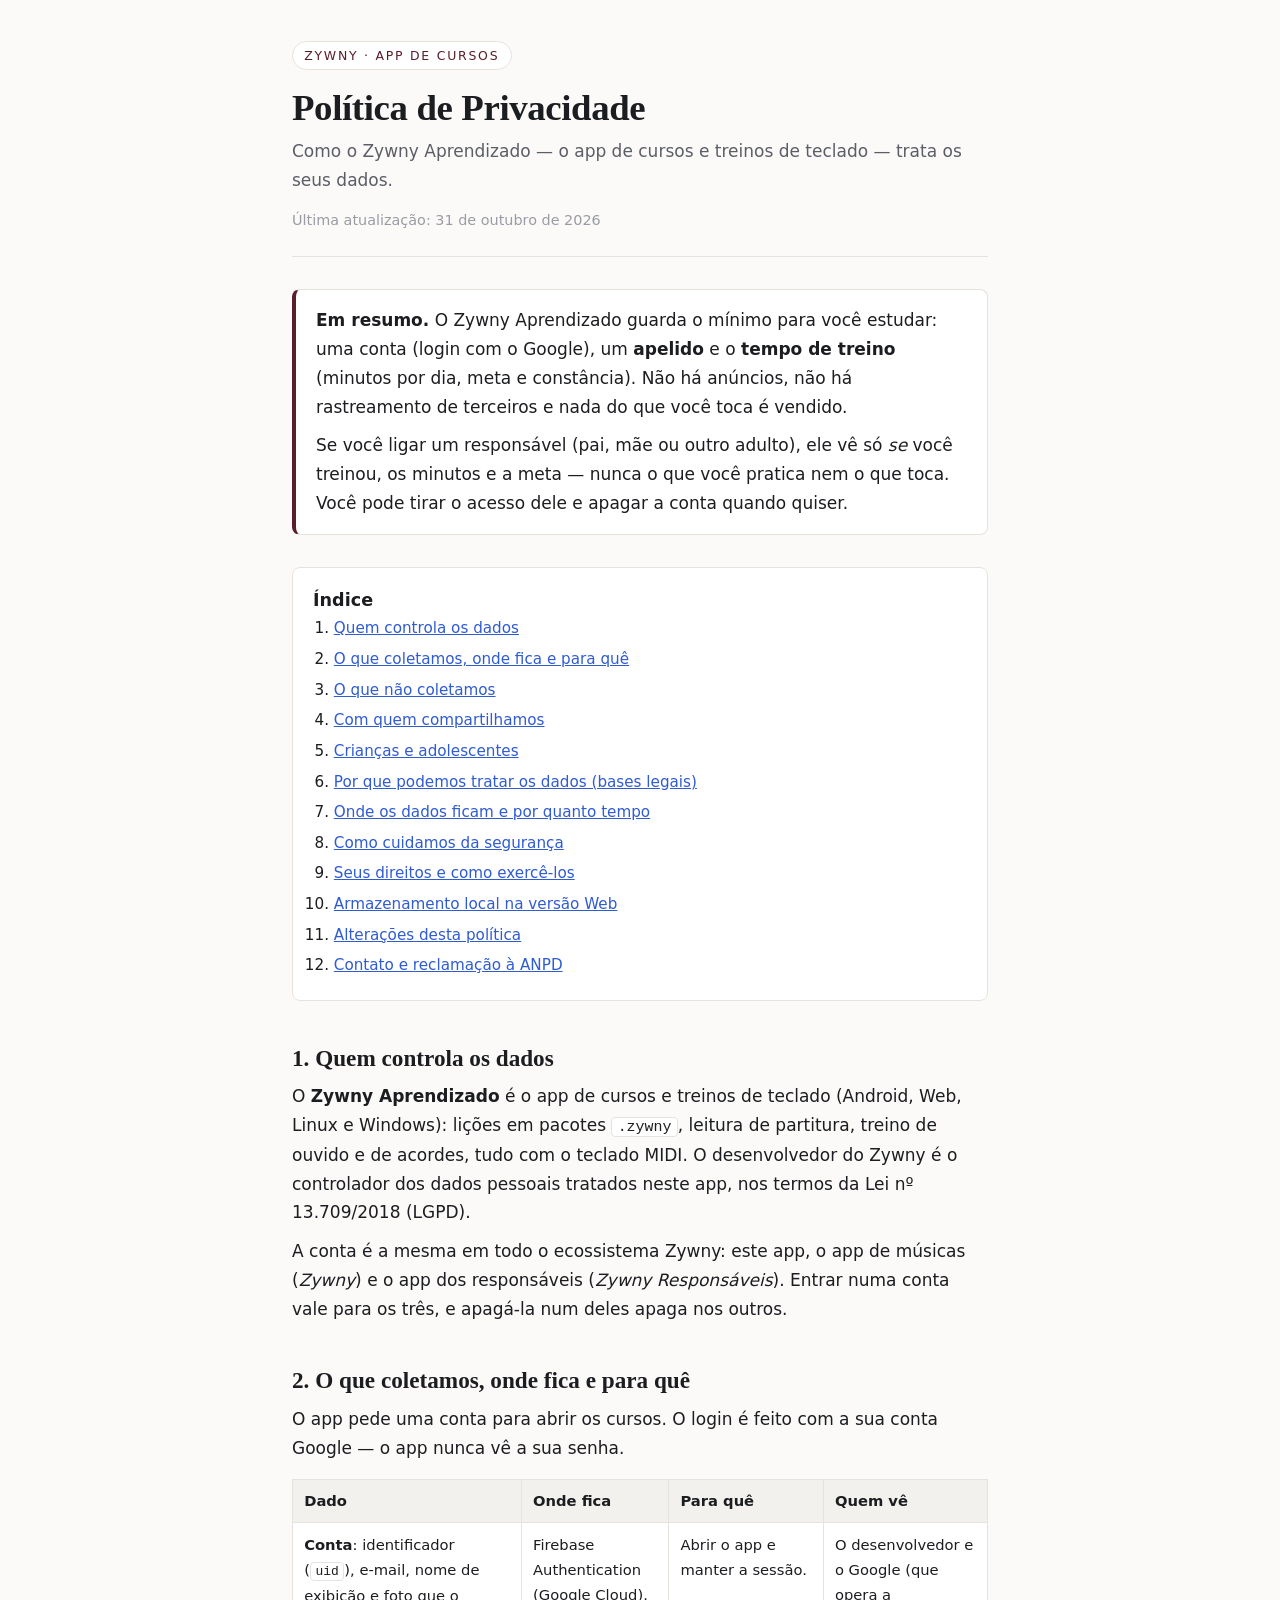
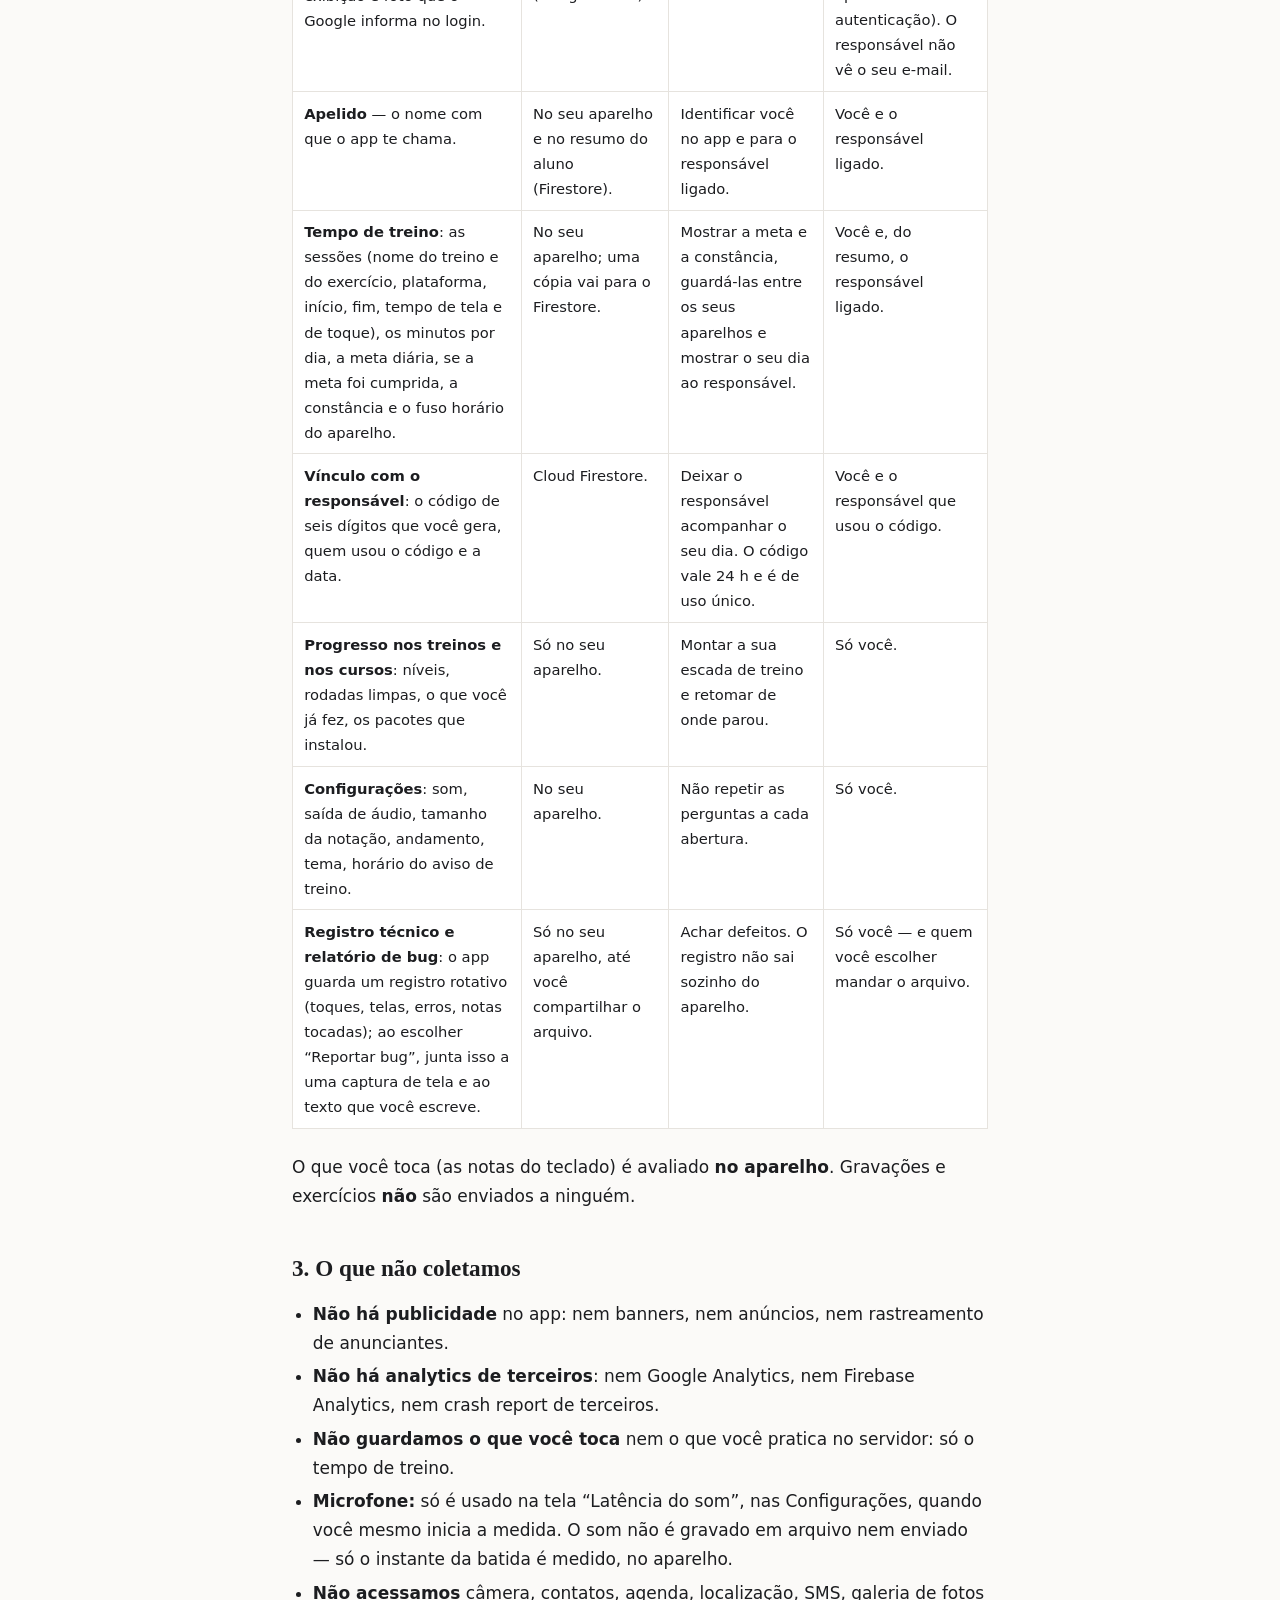
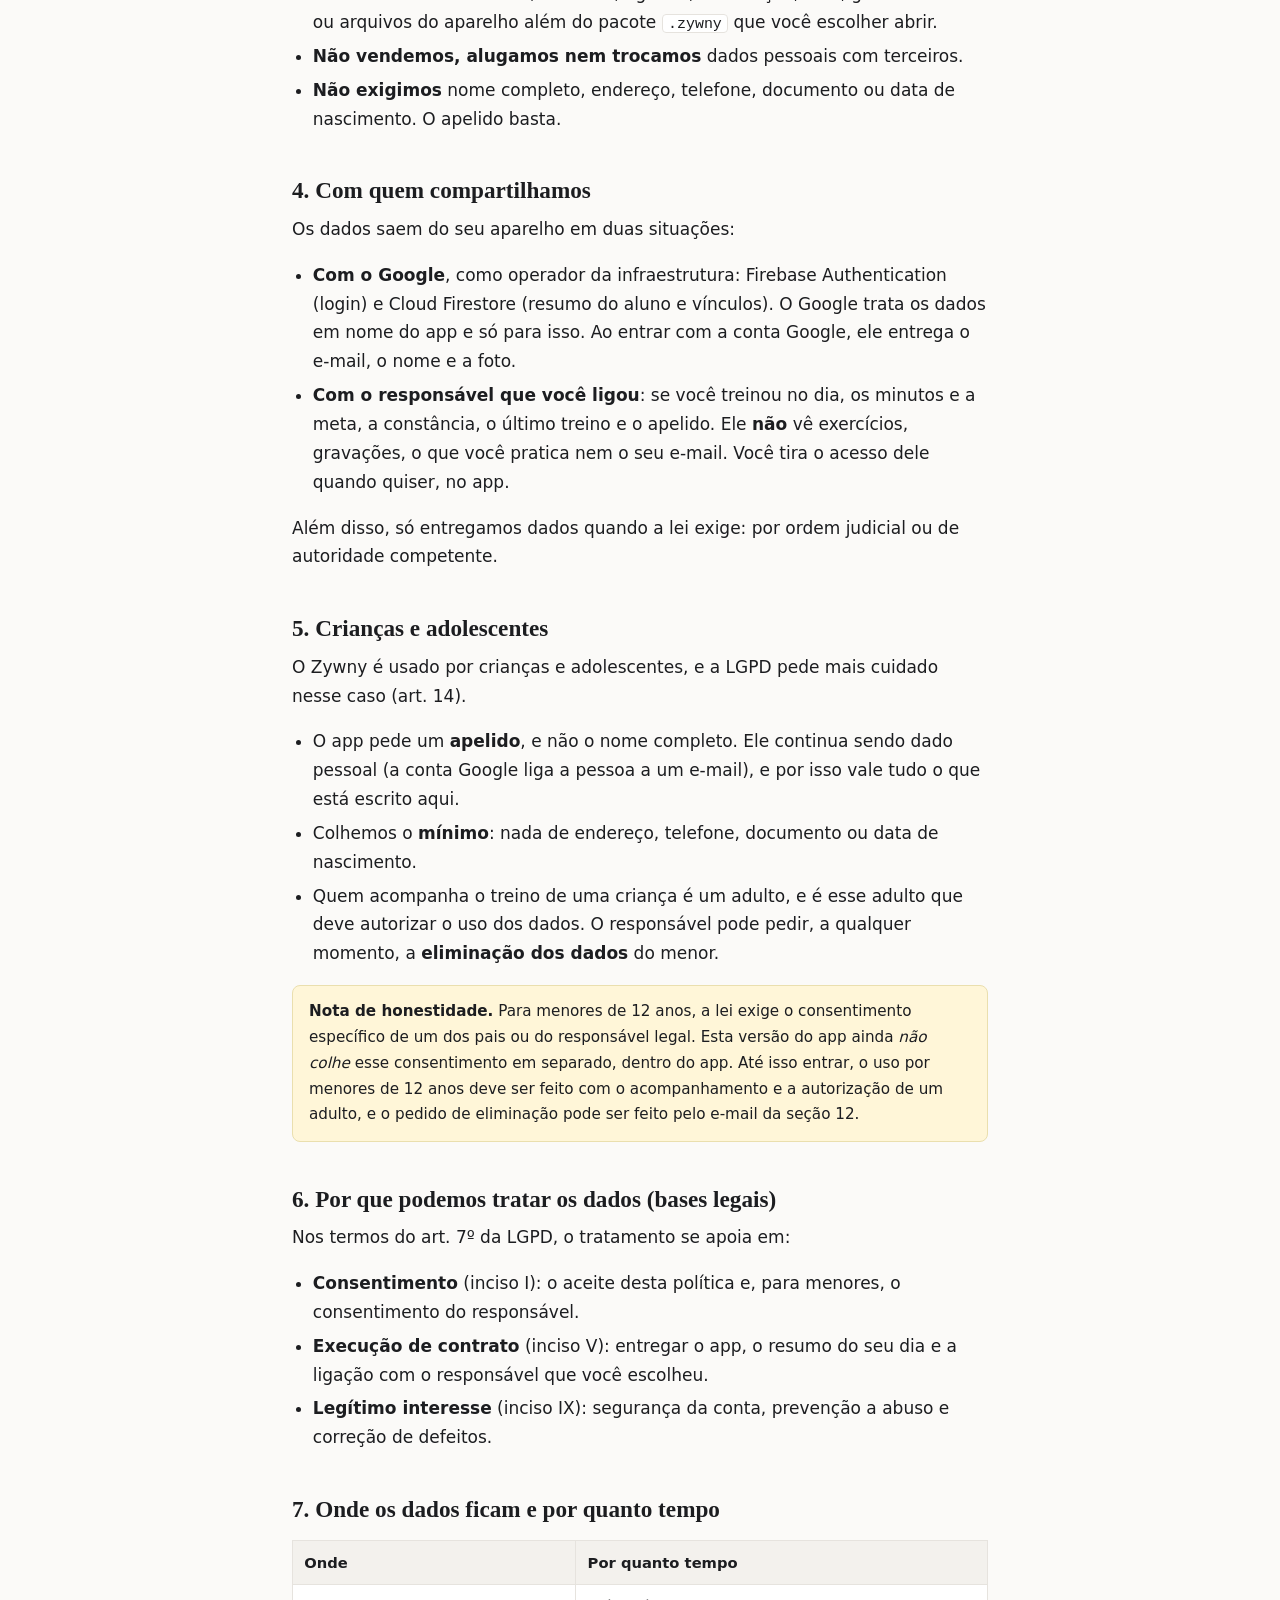
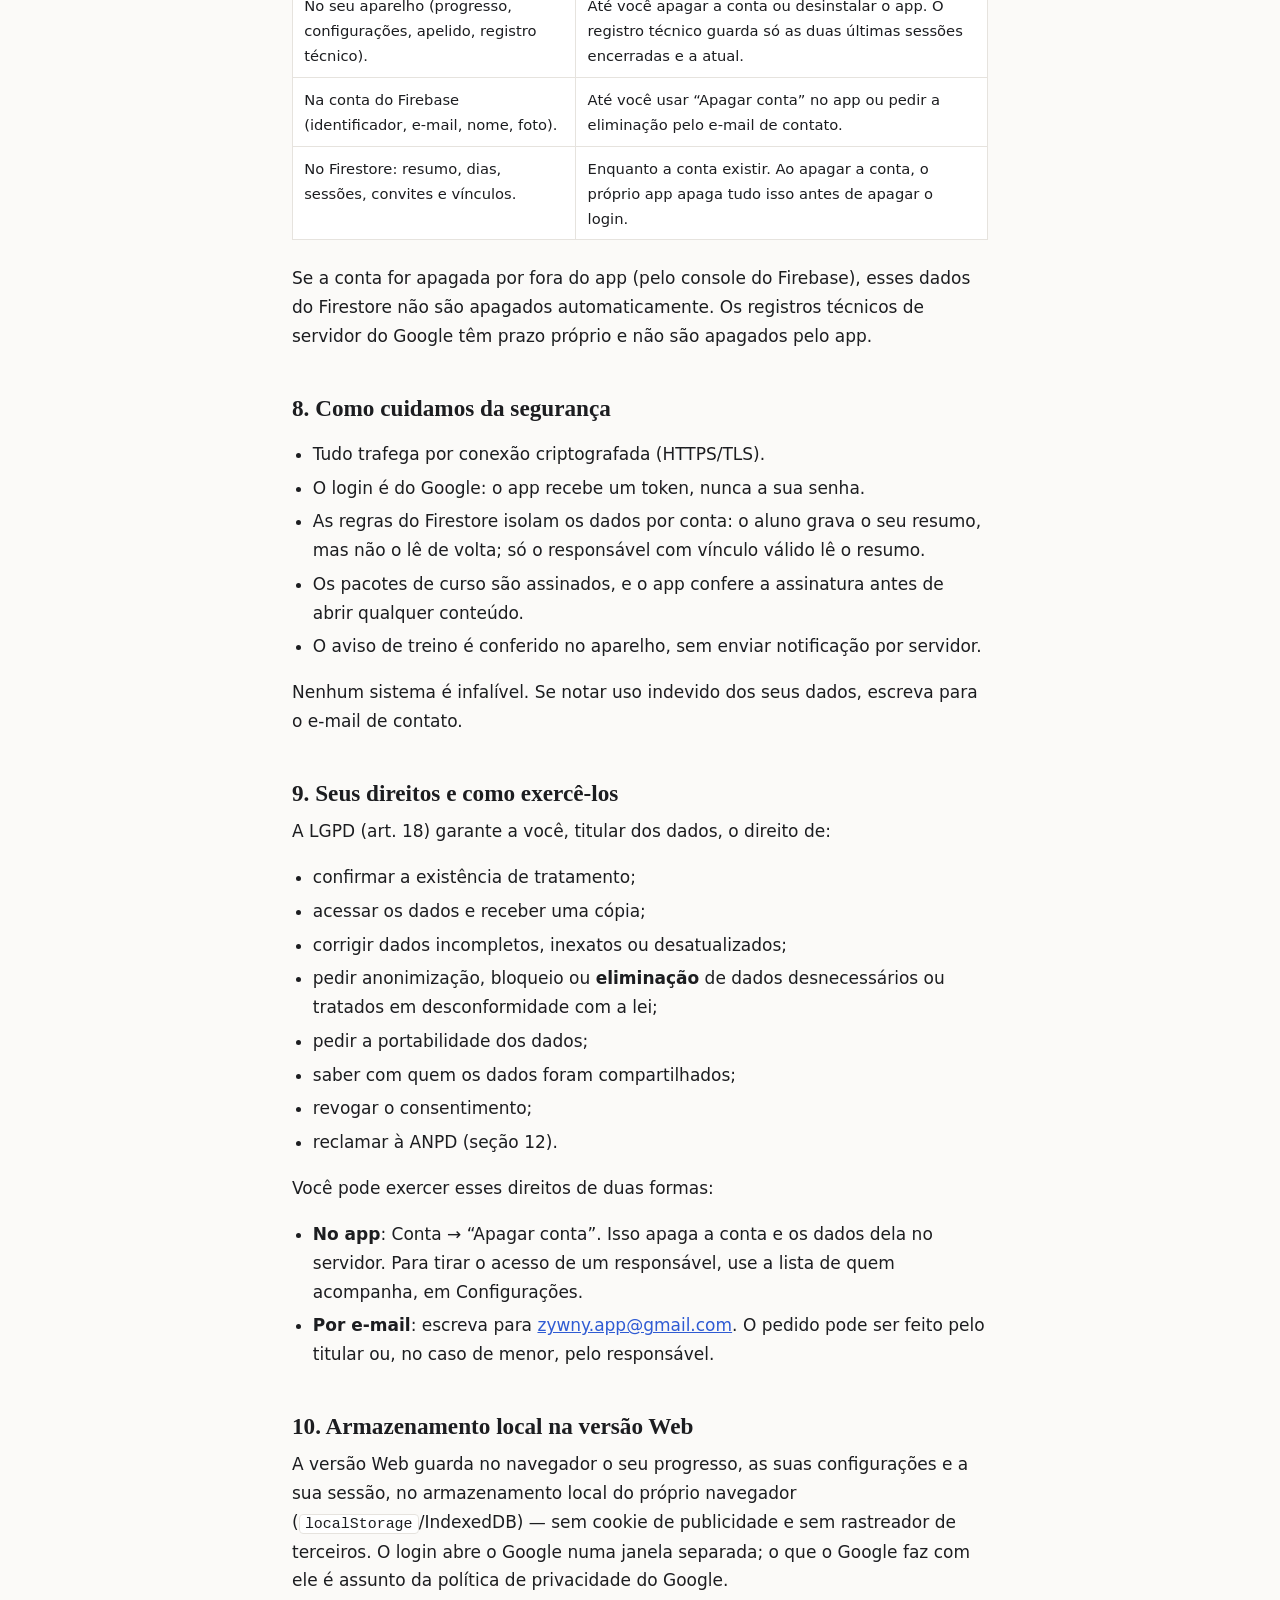
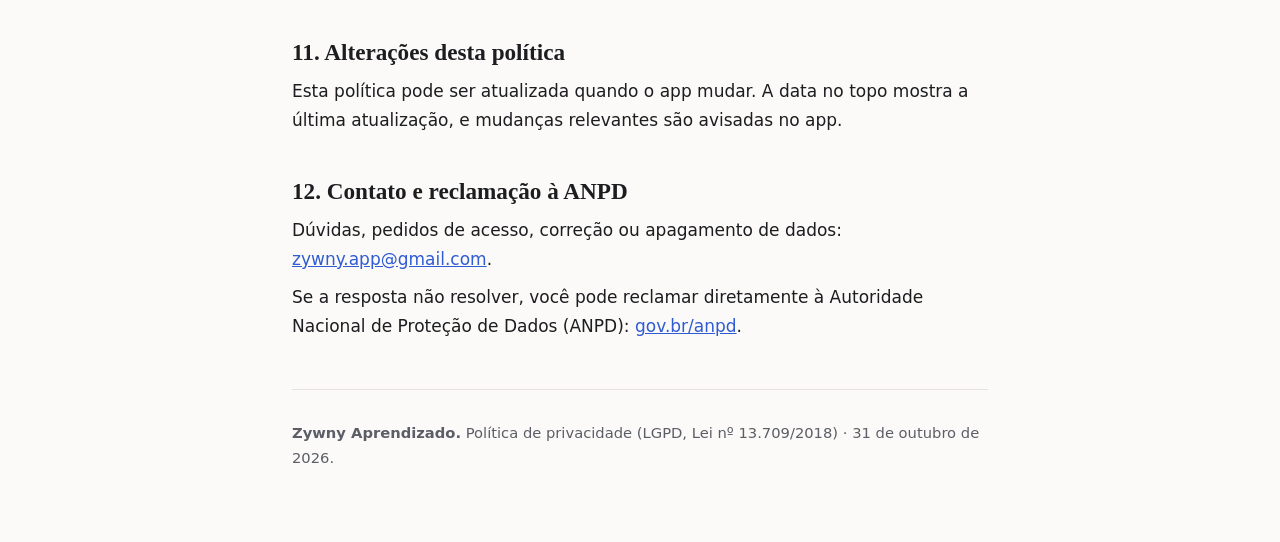
<file: aprendizado/privacidade.html>
<!DOCTYPE html>
<html lang="pt-BR">
<head>
  <meta charset="UTF-8">
  <meta name="viewport" content="width=device-width, initial-scale=1">
  <title>Política de Privacidade — Zywny Aprendizado</title>
  <meta name="description" content="Como o app Zywny Aprendizado trata os dados: conta, apelido, minutos de treino, vínculo com o responsável e o que fica só no aparelho. Política de privacidade (LGPD).">
  <meta name="theme-color" content="#5A1E2B">
  <link rel="icon" type="image/png" href="favicon.png">
  <style>
    /* A página é autocontida: nenhuma fonte, script ou imagem de terceiro.
       Uma política de privacidade não deve chamar o Google para mostrar texto. */
    :root {
      --tinta: #1C1D20;
      --tinta-2: #5B5E66;
      --tinta-3: #9A9CA3;
      --vinho: #5A1E2B;
      --azul: #2F5BD3;
      --azul-escuro: #1F3F9E;
      --fundo: #FBFAF8;
      --borda: #E6E3DE;
      --destaque: #FFF6D8;
    }

    * { box-sizing: border-box; }

    html { -webkit-text-size-adjust: 100%; }

    body {
      margin: 0;
      background: var(--fundo);
      color: var(--tinta);
      font-family: system-ui, -apple-system, "Segoe UI", Roboto, "Helvetica Neue", Arial, sans-serif;
      font-size: 17px;
      line-height: 1.7;
    }

    main {
      max-width: 46rem;
      margin: 0 auto;
      padding: 2.5rem 1.25rem 4rem;
    }

    header.capa {
      border-bottom: 1px solid var(--borda);
      padding-bottom: 1.5rem;
      margin-bottom: 2rem;
    }

    .selo {
      display: inline-block;
      font-size: .78rem;
      letter-spacing: .14em;
      text-transform: uppercase;
      color: var(--vinho);
      border: 1px solid var(--borda);
      border-radius: 999px;
      padding: .2rem .7rem;
      background: #fff;
    }

    h1 {
      font-family: Georgia, "Iowan Old Style", "Times New Roman", serif;
      font-size: 2.3rem;
      line-height: 1.2;
      margin: 1rem 0 .4rem;
      letter-spacing: -.01em;
    }

    .subtitulo { color: var(--tinta-2); margin: 0 0 .8rem; }

    .meta { color: var(--tinta-3); font-size: .9rem; margin: 0; }

    h2 {
      font-family: Georgia, "Iowan Old Style", "Times New Roman", serif;
      font-size: 1.45rem;
      line-height: 1.3;
      margin: 2.6rem 0 .6rem;
      scroll-margin-top: 1rem;
    }

    h3 { font-size: 1.05rem; margin: 1.6rem 0 .4rem; }

    p { margin: .6rem 0; }

    ul, ol { padding-left: 1.3rem; }
    li { margin: .3rem 0; }

    a { color: var(--azul); }
    a:hover { color: var(--azul-escuro); }

    code {
      font-family: ui-monospace, SFMono-Regular, Menlo, Consolas, monospace;
      font-size: .88em;
      background: #fff;
      border: 1px solid var(--borda);
      border-radius: 4px;
      padding: .05em .35em;
    }

    .resumo {
      background: #fff;
      border: 1px solid var(--borda);
      border-left: 4px solid var(--vinho);
      border-radius: 8px;
      padding: 1rem 1.25rem;
      margin: 1.5rem 0 2rem;
    }

    .resumo p:first-child { margin-top: 0; }
    .resumo p:last-child { margin-bottom: 0; }

    .sumario {
      background: #fff;
      border: 1px solid var(--borda);
      border-radius: 8px;
      padding: .5rem 1.25rem 1rem;
      margin: 0 0 2.5rem;
      font-size: .95rem;
    }

    .sumario h2 { margin: .8rem 0 .2rem; font-size: 1.1rem; font-family: inherit; font-weight: 700; }
    .sumario ol { margin: .2rem 0; }

    .tabela-envolucro { overflow-x: auto; margin: 1rem 0 1.5rem; }

    table {
      border-collapse: collapse;
      width: 100%;
      font-size: .92rem;
      background: #fff;
    }

    th, td {
      border: 1px solid var(--borda);
      padding: .55rem .7rem;
      text-align: left;
      vertical-align: top;
    }

    th { background: #F3F1ED; font-weight: 600; }

    .nota {
      background: var(--destaque);
      border: 1px solid #EADFAE;
      border-radius: 8px;
      padding: .8rem 1rem;
      font-size: .95rem;
      margin: 1rem 0;
    }

    .nota p:first-child { margin-top: 0; }
    .nota p:last-child { margin-bottom: 0; }

    footer {
      margin-top: 3rem;
      padding-top: 1.25rem;
      border-top: 1px solid var(--borda);
      color: var(--tinta-2);
      font-size: .92rem;
    }

    footer a { color: var(--azul); }

    @media (max-width: 34rem) {
      body { font-size: 16px; }
      h1 { font-size: 1.9rem; }
      main { padding: 1.75rem 1rem 3rem; }
    }

    @media print {
      body { background: #fff; font-size: 11pt; }
      .sumario { display: none; }
      a { color: inherit; text-decoration: none; }
      h2 { break-after: avoid; }
    }
  </style>
</head>
<body>
  <main>
    <header class="capa">
      <span class="selo">Zywny · app de cursos</span>
      <h1>Política de Privacidade</h1>
      <p class="subtitulo">
        Como o Zywny Aprendizado — o app de cursos e treinos de teclado — trata os seus dados.
      </p>
      <p class="meta">Última atualização: 31 de outubro de 2026</p>
    </header>

    <div class="resumo">
      <p><strong>Em resumo.</strong> O Zywny Aprendizado guarda o mínimo para
      você estudar: uma conta (login com o Google), um <strong>apelido</strong>
      e o <strong>tempo de treino</strong> (minutos por dia, meta e constância).
      Não há anúncios, não há rastreamento de terceiros e nada do que você toca
      é vendido.</p>
      <p>Se você ligar um responsável (pai, mãe ou outro adulto), ele vê só
      <em>se</em> você treinou, os minutos e a meta — nunca o que você pratica
      nem o que toca. Você pode tirar o acesso dele e apagar a conta quando
      quiser.</p>
    </div>

    <nav class="sumario">
      <h2>Índice</h2>
      <ol>
        <li><a href="#controlador">Quem controla os dados</a></li>
        <li><a href="#dados">O que coletamos, onde fica e para quê</a></li>
        <li><a href="#nao-coletamos">O que não coletamos</a></li>
        <li><a href="#compartilhamento">Com quem compartilhamos</a></li>
        <li><a href="#criancas">Crianças e adolescentes</a></li>
        <li><a href="#bases">Por que podemos tratar os dados (bases legais)</a></li>
        <li><a href="#retencao">Onde os dados ficam e por quanto tempo</a></li>
        <li><a href="#seguranca">Como cuidamos da segurança</a></li>
        <li><a href="#direitos">Seus direitos e como exercê-los</a></li>
        <li><a href="#web">Armazenamento local na versão Web</a></li>
        <li><a href="#alteracoes">Alterações desta política</a></li>
        <li><a href="#contato">Contato e reclamação à ANPD</a></li>
      </ol>
    </nav>

    <h2 id="controlador">1. Quem controla os dados</h2>
    <p>
      O <strong>Zywny Aprendizado</strong> é o app de cursos e treinos de
      teclado (Android, Web, Linux e Windows): lições em pacotes
      <code>.zywny</code>, leitura de partitura, treino de ouvido e de acordes,
      tudo com o teclado MIDI. O desenvolvedor do Zywny é o controlador dos
      dados pessoais tratados neste app, nos termos da Lei nº 13.709/2018
      (LGPD).
    </p>
    <p>
      A conta é a mesma em todo o ecossistema Zywny: este app, o app de músicas
      (<em>Zywny</em>) e o app dos responsáveis (<em>Zywny Responsáveis</em>).
      Entrar numa conta vale para os três, e apagá-la num deles apaga nos
      outros.
    </p>

    <h2 id="dados">2. O que coletamos, onde fica e para quê</h2>
    <p>
      O app pede uma conta para abrir os cursos. O login é feito com a sua
      conta Google — o app nunca vê a sua senha.
    </p>

    <div class="tabela-envolucro">
      <table>
        <thead>
          <tr><th>Dado</th><th>Onde fica</th><th>Para quê</th><th>Quem vê</th></tr>
        </thead>
        <tbody>
          <tr>
            <td><strong>Conta</strong>: identificador (<code>uid</code>), e-mail,
              nome de exibição e foto que o Google informa no login.</td>
            <td>Firebase Authentication (Google Cloud).</td>
            <td>Abrir o app e manter a sessão.</td>
            <td>O desenvolvedor e o Google (que opera a autenticação). O
              responsável não vê o seu e-mail.</td>
          </tr>
          <tr>
            <td><strong>Apelido</strong> — o nome com que o app te chama.</td>
            <td>No seu aparelho e no resumo do aluno (Firestore).</td>
            <td>Identificar você no app e para o responsável ligado.</td>
            <td>Você e o responsável ligado.</td>
          </tr>
          <tr>
            <td><strong>Tempo de treino</strong>: as sessões (nome do treino e do
              exercício, plataforma, início, fim, tempo de tela e de toque), os
              minutos por dia, a meta diária, se a meta foi cumprida, a
              constância e o fuso horário do aparelho.</td>
            <td>No seu aparelho; uma cópia vai para o Firestore.</td>
            <td>Mostrar a meta e a constância, guardá-las entre os seus
              aparelhos e mostrar o seu dia ao responsável.</td>
            <td>Você e, do resumo, o responsável ligado.</td>
          </tr>
          <tr>
            <td><strong>Vínculo com o responsável</strong>: o código de seis
              dígitos que você gera, quem usou o código e a data.</td>
            <td>Cloud Firestore.</td>
            <td>Deixar o responsável acompanhar o seu dia. O código vale 24 h e
              é de uso único.</td>
            <td>Você e o responsável que usou o código.</td>
          </tr>
          <tr>
            <td><strong>Progresso nos treinos e nos cursos</strong>: níveis,
              rodadas limpas, o que você já fez, os pacotes que instalou.</td>
            <td>Só no seu aparelho.</td>
            <td>Montar a sua escada de treino e retomar de onde parou.</td>
            <td>Só você.</td>
          </tr>
          <tr>
            <td><strong>Configurações</strong>: som, saída de áudio, tamanho da
              notação, andamento, tema, horário do aviso de treino.</td>
            <td>No seu aparelho.</td>
            <td>Não repetir as perguntas a cada abertura.</td>
            <td>Só você.</td>
          </tr>
          <tr>
            <td><strong>Registro técnico e relatório de bug</strong>: o app
              guarda um registro rotativo (toques, telas, erros, notas
              tocadas); ao escolher “Reportar bug”, junta isso a uma captura de
              tela e ao texto que você escreve.</td>
            <td>Só no seu aparelho, até você compartilhar o arquivo.</td>
            <td>Achar defeitos. O registro não sai sozinho do aparelho.</td>
            <td>Só você — e quem você escolher mandar o arquivo.</td>
          </tr>
        </tbody>
      </table>
    </div>

    <p>
      O que você toca (as notas do teclado) é avaliado <strong>no aparelho</strong>.
      Gravações e exercícios <strong>não</strong> são enviados a ninguém.
    </p>

    <h2 id="nao-coletamos">3. O que não coletamos</h2>
    <ul>
      <li><strong>Não há publicidade</strong> no app: nem banners, nem anúncios,
        nem rastreamento de anunciantes.</li>
      <li><strong>Não há analytics de terceiros</strong>: nem Google Analytics,
        nem Firebase Analytics, nem crash report de terceiros.</li>
      <li><strong>Não guardamos o que você toca</strong> nem o que você pratica
        no servidor: só o tempo de treino.</li>
      <li><strong>Microfone:</strong> só é usado na tela “Latência do som”, nas
        Configurações, quando você mesmo inicia a medida. O som não é gravado
        em arquivo nem enviado — só o instante da batida é medido, no aparelho.</li>
      <li><strong>Não acessamos</strong> câmera, contatos, agenda, localização,
        SMS, galeria de fotos ou arquivos do aparelho além do pacote
        <code>.zywny</code> que você escolher abrir.</li>
      <li><strong>Não vendemos, alugamos nem trocamos</strong> dados pessoais
        com terceiros.</li>
      <li><strong>Não exigimos</strong> nome completo, endereço, telefone,
        documento ou data de nascimento. O apelido basta.</li>
    </ul>

    <h2 id="compartilhamento">4. Com quem compartilhamos</h2>
    <p>Os dados saem do seu aparelho em duas situações:</p>
    <ul>
      <li>
        <strong>Com o Google</strong>, como operador da infraestrutura:
        Firebase Authentication (login) e Cloud Firestore (resumo do aluno e
        vínculos). O Google trata os dados em nome do app e só para isso. Ao
        entrar com a conta Google, ele entrega o e-mail, o nome e a foto.
      </li>
      <li>
        <strong>Com o responsável que você ligou</strong>: se você treinou no
        dia, os minutos e a meta, a constância, o último treino e o apelido.
        Ele <strong>não</strong> vê exercícios, gravações, o que você pratica
        nem o seu e-mail. Você tira o acesso dele quando quiser, no app.
      </li>
    </ul>
    <p>
      Além disso, só entregamos dados quando a lei exige: por ordem judicial ou
      de autoridade competente.
    </p>

    <h2 id="criancas">5. Crianças e adolescentes</h2>
    <p>
      O Zywny é usado por crianças e adolescentes, e a LGPD pede mais cuidado
      nesse caso (art. 14).
    </p>
    <ul>
      <li>O app pede um <strong>apelido</strong>, e não o nome completo. Ele
        continua sendo dado pessoal (a conta Google liga a pessoa a um
        e-mail), e por isso vale tudo o que está escrito aqui.</li>
      <li>Colhemos o <strong>mínimo</strong>: nada de endereço, telefone,
        documento ou data de nascimento.</li>
      <li>Quem acompanha o treino de uma criança é um adulto, e é esse adulto
        que deve autorizar o uso dos dados. O responsável pode pedir, a
        qualquer momento, a <strong>eliminação dos dados</strong> do menor.</li>
    </ul>
    <div class="nota">
      <p><strong>Nota de honestidade.</strong> Para menores de 12 anos, a lei
      exige o consentimento específico de um dos pais ou do responsável legal.
      Esta versão do app ainda <em>não colhe</em> esse consentimento em
      separado, dentro do app. Até isso entrar, o uso por menores de 12 anos
      deve ser feito com o acompanhamento e a autorização de um adulto, e o
      pedido de eliminação pode ser feito pelo e-mail da seção 12.</p>
    </div>

    <h2 id="bases">6. Por que podemos tratar os dados (bases legais)</h2>
    <p>Nos termos do art. 7º da LGPD, o tratamento se apoia em:</p>
    <ul>
      <li><strong>Consentimento</strong> (inciso I): o aceite desta política e,
        para menores, o consentimento do responsável.</li>
      <li><strong>Execução de contrato</strong> (inciso V): entregar o app, o
        resumo do seu dia e a ligação com o responsável que você escolheu.</li>
      <li><strong>Legítimo interesse</strong> (inciso IX): segurança da conta,
        prevenção a abuso e correção de defeitos.</li>
    </ul>

    <h2 id="retencao">7. Onde os dados ficam e por quanto tempo</h2>
    <div class="tabela-envolucro">
      <table>
        <thead><tr><th>Onde</th><th>Por quanto tempo</th></tr></thead>
        <tbody>
          <tr>
            <td>No seu aparelho (progresso, configurações, apelido, registro
              técnico).</td>
            <td>Até você apagar a conta ou desinstalar o app. O registro técnico
              guarda só as duas últimas sessões encerradas e a atual.</td>
          </tr>
          <tr>
            <td>Na conta do Firebase (identificador, e-mail, nome, foto).</td>
            <td>Até você usar “Apagar conta” no app ou pedir a eliminação pelo
              e-mail de contato.</td>
          </tr>
          <tr>
            <td>No Firestore: resumo, dias, sessões, convites e vínculos.</td>
            <td>Enquanto a conta existir. Ao apagar a conta, o próprio app
              apaga tudo isso antes de apagar o login.</td>
          </tr>
        </tbody>
      </table>
    </div>
    <p>
      Se a conta for apagada por fora do app (pelo console do Firebase), esses
      dados do Firestore não são apagados automaticamente. Os registros
      técnicos de servidor do Google têm prazo próprio e não são apagados pelo
      app.
    </p>

    <h2 id="seguranca">8. Como cuidamos da segurança</h2>
    <ul>
      <li>Tudo trafega por conexão criptografada (HTTPS/TLS).</li>
      <li>O login é do Google: o app recebe um token, nunca a sua senha.</li>
      <li>As regras do Firestore isolam os dados por conta: o aluno grava o seu
        resumo, mas não o lê de volta; só o responsável com vínculo válido lê
        o resumo.</li>
      <li>Os pacotes de curso são assinados, e o app confere a assinatura antes
        de abrir qualquer conteúdo.</li>
      <li>O aviso de treino é conferido no aparelho, sem enviar notificação por
        servidor.</li>
    </ul>
    <p>
      Nenhum sistema é infalível. Se notar uso indevido dos seus dados,
      escreva para o e-mail de contato.
    </p>

    <h2 id="direitos">9. Seus direitos e como exercê-los</h2>
    <p>A LGPD (art. 18) garante a você, titular dos dados, o direito de:</p>
    <ul>
      <li>confirmar a existência de tratamento;</li>
      <li>acessar os dados e receber uma cópia;</li>
      <li>corrigir dados incompletos, inexatos ou desatualizados;</li>
      <li>pedir anonimização, bloqueio ou <strong>eliminação</strong> de dados
        desnecessários ou tratados em desconformidade com a lei;</li>
      <li>pedir a portabilidade dos dados;</li>
      <li>saber com quem os dados foram compartilhados;</li>
      <li>revogar o consentimento;</li>
      <li>reclamar à ANPD (seção 12).</li>
    </ul>
    <p>Você pode exercer esses direitos de duas formas:</p>
    <ul>
      <li><strong>No app</strong>: Conta → “Apagar conta”. Isso apaga a conta
        e os dados dela no servidor. Para tirar o acesso de um responsável,
        use a lista de quem acompanha, em Configurações.</li>
      <li><strong>Por e-mail</strong>: escreva para
        <a href="mailto:zywny.app@gmail.com">zywny.app@gmail.com</a>. O pedido
        pode ser feito pelo titular ou, no caso de menor, pelo responsável.</li>
    </ul>

    <h2 id="web">10. Armazenamento local na versão Web</h2>
    <p>
      A versão Web guarda no navegador o seu progresso, as suas configurações e
      a sua sessão, no armazenamento local do próprio navegador
      (<code>localStorage</code>/IndexedDB) — sem cookie de publicidade e sem
      rastreador de terceiros. O login abre o Google numa janela separada; o
      que o Google faz com ele é assunto da política de privacidade do Google.
    </p>

    <h2 id="alteracoes">11. Alterações desta política</h2>
    <p>
      Esta política pode ser atualizada quando o app mudar. A data no topo
      mostra a última atualização, e mudanças relevantes são avisadas no app.
    </p>

    <h2 id="contato">12. Contato e reclamação à ANPD</h2>
    <p>
      Dúvidas, pedidos de acesso, correção ou apagamento de dados:
      <a href="mailto:zywny.app@gmail.com">zywny.app@gmail.com</a>.
    </p>
    <p>
      Se a resposta não resolver, você pode reclamar diretamente à Autoridade
      Nacional de Proteção de Dados (ANPD):
      <a href="https://www.gov.br/anpd">gov.br/anpd</a>.
    </p>

    <footer>
      <p><strong>Zywny Aprendizado.</strong> Política de privacidade (LGPD,
        Lei nº 13.709/2018) · 31 de outubro de 2026.</p>
    </footer>
  </main>
</body>
</html>
</file>
